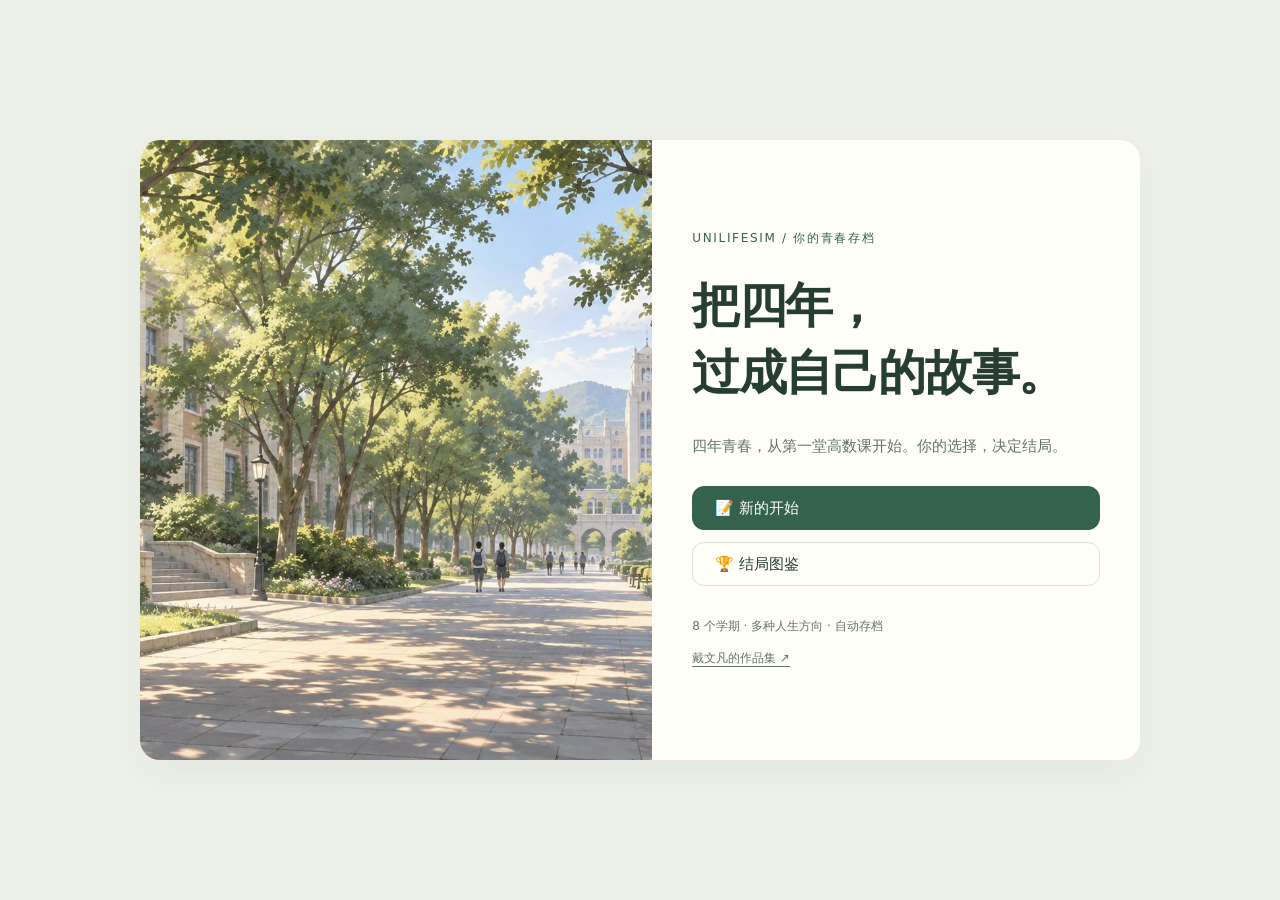
<file: index.html>
<!DOCTYPE html>
<html lang="zh-CN">
<head>
<meta charset="UTF-8">
<meta name="viewport" content="width=device-width, initial-scale=1.0">
<title>大学文字模拟器 · UniLifeSim</title>
<link rel="stylesheet" href="css/style.css">
<link rel="stylesheet" href="css/campus.css">
<link rel="stylesheet" href="css/identity.css">
<meta name="description" content="在八个学期里，平衡学习、友谊与生活。带着自己的选择，走向不同的大学结局。">
</head>
<body>
<div id="app">
  <!-- 封面 / 主菜单 -->
  <section id="screen-home" class="screen active">
    <div class="home-box">
      <img class="cover-art" src="assets/campus.jpg" alt="晨光穿过树荫，学生走在校园小路上" width="1536" height="1024" fetchpriority="high">
      <div class="home-copy"><p class="overline">UNILIFESIM / 你的青春存档</p>
      <h1 class="logo">把四年，<br>过成自己的故事。</h1>
      <p class="sub">四年青春，从第一堂高数课开始。你的选择，决定结局。</p>
      <div class="home-actions">
        <button id="btn-new" class="btn btn-primary">📝 新的开始</button>
        <button id="btn-continue" class="btn" style="display:none">💾 继续上次</button>
        <button id="btn-gallery" class="btn">🏆 结局图鉴</button>
      </div>
      <p class="tiny" id="play-count"></p>
      <p class="home-foot">8 个学期 · 多种人生方向 · 自动存档</p><a class="portfolio-link" href="https://fathom-rgb.github.io/dwf.github.io/">戴文凡的作品集 ↗</a></div>
    </div>
  </section>

  <!-- 捏人 -->
  <section id="screen-create" class="screen">
    <div class="create-box">
      <h2>👤 新建角色</h2>
      <p class="create-intro">选择你的起点。性格、家境和专业会影响旅程，未选择的项目将随机分配。</p>
      <label>你的名字<input id="c-name" maxlength="8" placeholder="留空随机"></label>
      <div class="identity-grid"><label>角色性别<select id="c-gender"><option value="unspecified">不指定</option><option value="woman">女性</option><option value="man">男性</option><option value="nonbinary">非二元</option></select></label><label>性取向 / 心动倾向<select id="c-orientation"><option value="any">不限性别 / 双性或泛性倾向</option><option value="women">喜欢女性</option><option value="men">喜欢男性</option><option value="nonbinary">喜欢非二元性别</option><option value="none">这次不发展恋爱</option></select></label></div><p class="create-intro">性别不改变能力数值。恋爱倾向用于生成心动对象；不发展恋爱是一种游玩选择，不等同于无性恋。</p>
      <fieldset><legend>性格 · 决定初始属性</legend><div id="c-personas" class="opt-grid"></div></fieldset>
      <fieldset><legend>家境 · 决定生活费</legend><div id="c-families" class="opt-grid"></div></fieldset>
      <fieldset><legend>专业方向</legend><div id="c-majors" class="opt-grid"></div></fieldset>
      <fieldset><legend>心动对象（可选 · 影响恋爱线）</legend>
        <div id="c-crushtypes" class="opt-grid"></div>
        <label>TA 的名字（留空自动）<input id="c-crush" maxlength="6" placeholder="例如：林小满"></label>
      </fieldset>
      <div class="row">
        <button id="btn-random" class="btn">🎲 随机一局</button>
        <button id="btn-create-back" class="btn">返回封面</button>
        <button id="btn-begin" class="btn btn-primary">🚀 开始大学生活</button>
      </div>
    </div>
  </section>

  <!-- 游戏主体 -->
  <section id="screen-game" class="screen">
    <aside id="side">
      <div id="topbar">
        <div class="who"><span id="g-name"></span><span id="g-major"></span><span id="g-path" class="chip"></span></div>
        <div id="g-time" class="time"></div>
        <div class="money-line">💰 余额 <b id="g-money">0</b> 元 <span id="g-fam"></span></div>
      </div>
      <div class="stats">
        <div class="semester-track"><span id="semester-label">四年进度</span><progress id="semester-progress" max="8" value="0" aria-label="学期进度"></progress></div>
        <div class="stat"><span>📚 学业</span><div class="bar"><i id="bar-ac"></i></div><b id="num-ac"></b></div>
        <div class="stat"><span>🗣️ 社交</span><div class="bar"><i id="bar-so"></i></div><b id="num-so"></b></div>
        <div class="stat"><span>💪 体质</span><div class="bar"><i id="bar-hp"></i></div><b id="num-hp"></b></div>
        <div class="stat"><span>😊 心态</span><div class="bar"><i id="bar-mo"></i></div><b id="num-mo"></b></div>
        <div class="stat"><span>❤️ 恋爱</span><div class="bar love"><i id="bar-love"></i></div><b id="num-love"></b></div>
      </div>
      <div class="record">
        <div>🎯 绩点 <b id="r-gpa">0</b></div>
        <div>📉 挂科 <b id="r-fails">0</b></div>
        <div>🏅 奖学金 <b id="r-scholar">0</b> 次</div>
        <div id="r-crush" class="tiny2"></div>
      </div>
      <button id="btn-save" class="btn btn-mini">💾 保存</button>
      <button id="btn-menu" class="btn btn-mini">🏠 主菜单</button>
    </aside>
    <main id="main">
      <figure class="scene"><img id="scene-image" src="assets/campus.jpg" alt="校园晨光" width="1536" height="1024"><figcaption><span id="scene-caption">校园生活</span><small>UNILIFESIM</small></figcaption></figure>
      <div id="log"></div>
      <div id="choices" class="choices"></div>
    </main>
  </section>

  <!-- 结局 -->
  <section id="screen-ending" class="screen">
    <div class="ending-box">
      <div id="end-icon" class="end-icon"></div>
      <h2 id="end-title"></h2>
      <div id="end-rank" class="rank"></div>
      <div id="end-name" class="end-name"></div>
      <div id="end-text" class="end-text"></div>
      <div id="end-stats" class="end-stats"></div>
      <div id="end-epilog" class="end-epilog"></div>
      <div class="row">
        <button id="btn-again" class="btn btn-primary">🔁 再来四年</button>
        <button id="btn-gallery2" class="btn">🏆 图鉴</button>
        <button id="btn-home2" class="btn">🏠 主菜单</button>
      </div>
    </div>
  </section>

  <!-- 图鉴 -->
  <section id="screen-gallery" class="screen">
    <div class="gallery-box">
      <h2>🏆 结局图鉴</h2>
      <div id="gallery-list"></div>
      <div class="row"><button id="btn-gback" class="btn">← 返回</button></div>
    </div>
  </section>
</div>
<p id="save-status" class="save-status" role="status" aria-live="polite" hidden></p>

<script src="js/data/core.js"></script>
<script src="js/data/actions.js"></script>
<script src="js/data/events_junior.js"></script>
<script src="js/data/events_senior.js"></script>
<script src="js/data/beats.js"></script>
<script src="js/data/endings.js"></script>
<script src="js/engine.js"></script>
<script src="js/ui.js"></script>
</body>
</html>
</file>
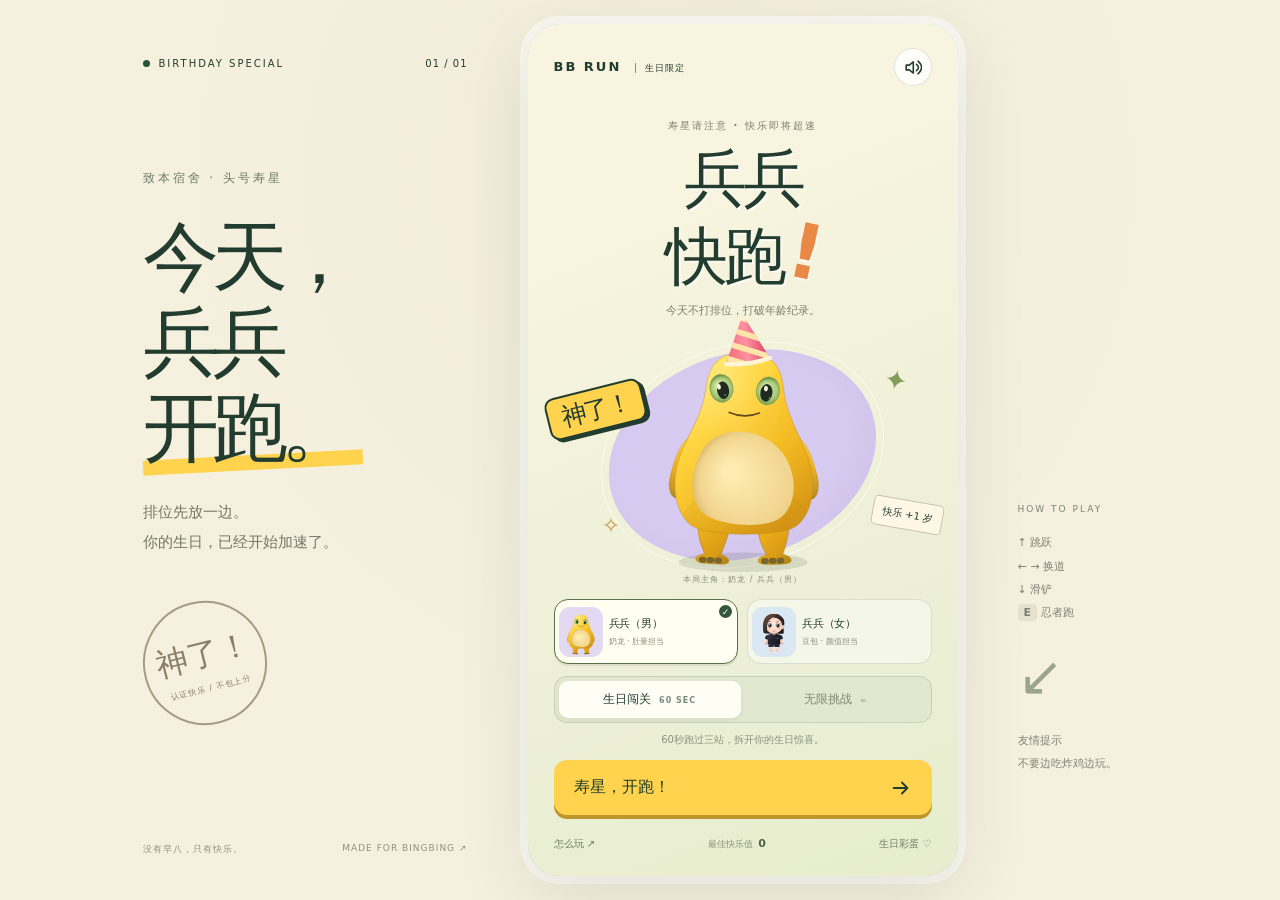
<file: bingbing-run/index.html>
<!doctype html>
<html lang="zh-CN">
<head>
  <meta charset="utf-8">
  <meta name="viewport" content="width=device-width, initial-scale=1, maximum-scale=1, viewport-fit=cover">
  <meta name="theme-color" content="#f6efdb">
  <meta name="description" content="兵兵快跑！豆包和奶龙双角色、60秒生日闯关——一份有点离谱的生日礼物。">
  <meta name="bingbing-version" content="2">
  <title>兵兵快跑 · 神了！寿星版</title>
  <link rel="icon" href="data:image/svg+xml,%3Csvg xmlns='http://www.w3.org/2000/svg' viewBox='0 0 64 64'%3E%3Crect width='64' height='64' rx='20' fill='%23ffce47'/%3E%3Cellipse cx='22' cy='27' rx='8' ry='10' fill='%2385ab65'/%3E%3Cellipse cx='43' cy='27' rx='8' ry='10' fill='%2385ab65'/%3E%3Cellipse cx='23' cy='29' rx='4' ry='6'/%3E%3Cellipse cx='42' cy='29' rx='4' ry='6'/%3E%3Cpath d='M23 44 Q32 49 42 44' stroke='%235b4328' fill='none' stroke-width='3'/%3E%3C/svg%3E">
  <style>
*{box-sizing:border-box} :root{--ink:#233c30;--paper:#f6f0df;--green:#28533e;--yellow:#ffd34e;--lilac:#cbb9f6;--coral:#ec755a;--muted:#7b8173;font-family:"PingFang SC","Microsoft YaHei",system-ui,sans-serif;color:var(--ink);background:var(--paper);font-synthesis:none} body{margin:0;overscroll-behavior:none}button{font:inherit;cursor:pointer;-webkit-tap-highlight-color:transparent;touch-action:manipulation;color:inherit}button:focus-visible{outline:3px solid #a17be8;outline-offset:4px}button:disabled{cursor:default}svg{width:24px;height:24px;fill:none;stroke:currentColor;stroke-width:2;stroke-linecap:round;stroke-linejoin:round}.svg-library{width:0;height:0;position:absolute}[hidden]{display:none!important}.desktop-layout{display:flex;align-items:center;justify-content:center;gap:60px;min-height:100svh;padding:24px 36px;background:radial-gradient(ellipse at 52% 20%,#eae6cd55,transparent 60%)}.editorial{width:325px;align-self:stretch;display:flex;flex-direction:column;justify-content:space-between;padding:34px 0 20px}.edition{font-size:10px;letter-spacing:2px;display:flex;align-items:center;gap:9px}.edition>span:last-child{margin-left:auto;letter-spacing:1px}.green-dot{width:7px;height:7px;border-radius:50%;background:var(--green)}.small-label{font-size:12px;letter-spacing:3px;opacity:.65}.editorial h2{font-size:76px;line-height:1.12;font-weight:900;letter-spacing:-7px;margin:27px 0}.scribble{position:relative;display:block}.scribble:after{content:"";position:absolute;height:15px;width:220px;background:var(--yellow);left:0;bottom:0;z-index:-1;transform:rotate(-3deg)}.editorial-main{isolation:isolate}.editorial-main>p{font-size:15px;line-height:2;color:#737769}.editorial-stamp{border:2px solid #a59c84;border-radius:50%;width:124px;height:124px;display:flex;justify-content:center;align-items:center;flex-direction:column;color:#8b8067;transform:rotate(-14deg);font-size:32px;font-weight:900;margin:44px 0 20px}.editorial-stamp span{font-size:8px;letter-spacing:1px;font-weight:500;margin-top:6px}.editorial-footer{font-size:9px;letter-spacing:1px;display:flex;justify-content:space-between;opacity:.5}.game-shell{position:relative;width:430px;height:min(880px,calc(100svh - 48px));min-height:590px;overflow:hidden;border-radius:32px;background:#ecf3d9;box-shadow:0 20px 70px #263e3020,0 0 0 8px #fff9;flex-shrink:0;isolation:isolate;touch-action:none;user-select:none;-webkit-user-select:none}#world{width:100%;height:100%;display:block;position:absolute;inset:0;touch-action:none}.desktop-note{width:120px;font-size:11px;line-height:2.1;align-self:flex-end;margin-bottom:90px;color:#7e8276}.desktop-note>span{font-size:9px;letter-spacing:2px}.desktop-note b{background:#e7e2d0;border-radius:4px;padding:2px 6px}.note-doodle{font-size:55px;line-height:1;margin:25px 0;color:#9ba58e}.screen{position:absolute;inset:0;z-index:5}.home-screen{display:flex;flex-direction:column;padding:24px 26px 20px;background:linear-gradient(158deg,#f8f4df 22%,#edf0d7 65%,#e7edce);overflow:hidden}.home-header{display:flex;align-items:center;justify-content:space-between;flex-shrink:0}.mini-brand{font-size:13px;letter-spacing:2px;font-weight:900}.mini-brand span{font-size:9px;letter-spacing:1px;font-weight:500;margin-left:7px;padding-left:9px;border-left:1px solid #8a9371}.icon-btn{display:grid;place-items:center;width:38px;height:38px;border:1px solid #233c3020;border-radius:50%;background:#fffc;flex-shrink:0}.icon-btn svg{width:19px;height:19px}.home-title{padding-top:28px;text-align:center;flex-shrink:0}.eyebrow{font-size:10px;letter-spacing:2px;font-weight:600;color:#7c826e}.home-title h1{font-size:63px;line-height:1.04;letter-spacing:-4px;margin:13px 0 10px;font-weight:950;text-shadow:2px 2px 0 #fff9}.home-title h1>span{display:block}.title-exclaim{color:#e98945;font-size:76px;display:inline-block;transform:rotate(12deg);margin-left:6px}.home-title p{font-size:11px;color:#79806a;margin:12px 0 0}.home-art{position:relative;min-height:150px;flex:1;isolation:isolate;margin:0 -12px}.home-art canvas{position:absolute;inset:0;width:100%;height:100%;z-index:2}.art-orbit{position:absolute;width:68%;height:75%;border-radius:50%;background:#d8cbf1;transform:rotate(-18deg);left:16%;top:13%;box-shadow:inset -10px -10px 30px #b9a7d730}.art-orbit:after{content:"";position:absolute;border:1px solid #fff9;border-radius:50%;inset:-8px}.sticker{position:absolute;z-index:3;white-space:nowrap}.sticker-one{left:4px;top:26%;transform:rotate(-14deg);background:var(--yellow);color:var(--ink);font-size:25px;font-weight:950;letter-spacing:-2px;border:2px solid var(--ink);border-radius:10px;padding:3px 13px;box-shadow:3px 3px 0 var(--ink)}.sticker-two{right:0;bottom:22%;background:#fff7e5;border:1px solid #c8c4ab;border-radius:5px;font-size:10px;padding:7px 9px;transform:rotate(10deg)}.art-star{position:absolute;font-size:28px;color:#839b5b}.star-one{right:9%;top:17%;transform:rotate(12deg)}.star-two{left:15%;bottom:19%;color:#cb9a48;font-size:22px}.art-floor{position:absolute;bottom:2%;left:0;right:0;text-align:center;font-size:8px;letter-spacing:1px;color:#889077;z-index:3}.home-actions{flex-shrink:0;padding-top:12px}.mode-tabs{display:flex;border:1px solid #233c3020;background:#e2e7cf;border-radius:13px;padding:4px;gap:4px}.mode-tab{flex:1;padding:10px 4px;border:0;background:transparent;border-radius:9px;font-size:12px;font-weight:700;color:#818971}.mode-tab span{font-size:8px;letter-spacing:1px;margin-left:4px;opacity:.6}.mode-tab.active{background:#fffef5;box-shadow:0 2px 5px #283c3010;color:var(--ink)}.mode-description{text-align:center;font-size:10px;color:#8b917b;margin:10px 0 13px}.primary-button{min-height:55px;border:0;border-radius:13px;background:var(--yellow);color:#213e2d;font-size:16px;font-weight:900;display:flex;align-items:center;justify-content:space-between;gap:12px;width:100%;padding:14px 20px;box-shadow:0 4px 0 #bd972e;transition:transform .12s,box-shadow .12s}.primary-button:active{transform:translateY(3px);box-shadow:0 1px 0 #bd972e}.primary-button svg{width:22px;height:22px}.home-bottom{display:flex;align-items:center;justify-content:space-between;margin-top:17px;color:#8b917c;gap:4px;font-size:9px}.home-bottom b{color:#4e6447;font-size:11px;margin-left:2px}.text-button{font-size:10px;background:transparent;border:0;padding:5px 0;color:#6d7a5c}.hud{position:absolute;top:0;left:0;right:0;padding:20px 20px 0;z-index:3;background:linear-gradient(#f8f3dfcc,transparent);pointer-events:none}.hud-top{display:flex;align-items:flex-start;justify-content:space-between}.score-box{display:grid;grid-template-columns:auto auto;align-items:center;gap:0 12px}.hud-label{font-size:9px;letter-spacing:1px;grid-column:1/-1}.score-box>strong{font-size:33px;font-weight:950;letter-spacing:-1px;font-variant-numeric:tabular-nums;line-height:1.3}.coin-counter{font-size:13px;color:#af7726;background:#fff9;border:1px solid #fff;border-radius:20px;padding:4px 9px}.coin-counter b{font-size:12px;color:#6a5a2b}.hud-tools{display:flex;gap:7px;pointer-events:auto}.hud-lower{display:flex;align-items:center;gap:9px;margin-top:9px}.hearts{display:flex;gap:3px}.hearts svg{width:17px;height:17px;fill:#e96e61;stroke:#e96e61;stroke-width:0}.hearts svg.empty{fill:#233c3030;stroke:none}.stage-pill{font-size:9px;background:#fff9;border:1px solid #fff;border-radius:20px;padding:5px 9px;margin-left:auto}.run-clock{font-size:12px;font-weight:850;min-width:34px;font-variant-numeric:tabular-nums}.progress-track{margin-top:8px;height:4px;border-radius:8px;background:#30452c24;overflow:hidden}.progress-track>div{height:100%;width:0;background:#315d3e;transition:width .1s linear}.power-status{margin:12px auto 0;width:max-content;font-size:11px;background:#ffda57;border:1px solid #ffefb3;padding:7px 15px;border-radius:20px;font-weight:800;box-shadow:0 3px 12px #7d6b2320}.controls{position:absolute;z-index:3;bottom:0;left:0;right:0;padding:13px 17px 15px;background:linear-gradient(transparent,#294832a0);touch-action:none}.control-row{display:flex;align-items:center;justify-content:space-between;gap:7px}.control-key{width:49px;height:49px;display:grid;place-items:center;background:#fff6;border:1.5px solid #fffa;color:#264d39;border-radius:16px;backdrop-filter:blur(5px);-webkit-backdrop-filter:blur(5px)}.control-key:active{background:#ffdb73;transform:scale(.94)}.control-key svg{width:22px;height:22px}.flip{transform:scaleX(-1)}.skill-key{display:flex;flex-direction:column;align-items:center;justify-content:center;width:76px;height:66px;border:2px solid #fff4;border-radius:24px;background:var(--yellow);box-shadow:0 4px 0 #a37729;color:#294a32;font-size:10px;font-weight:900;margin:0 5px}.skill-key svg{fill:#35583a;stroke:none;width:25px;height:25px}.skill-key:not(:disabled){animation:skill-glow 2s ease-in-out infinite}.skill-key:disabled{background:#d3d8c1;box-shadow:0 3px 0 #6e7d64;opacity:.8}.controls p{font-size:8px;color:#fffd;letter-spacing:.5px;text-align:center;margin:11px 0 0}.meme-layer{position:absolute;inset:0;pointer-events:none;z-index:6;overflow:hidden}.meme{position:absolute;width:100%;text-align:center;top:29%;font-size:56px;line-height:1.1;font-weight:950;letter-spacing:-4px;color:#ffdc4a;text-shadow:3px 3px 0 #294232,-2px -2px 0 #294232,2px -2px 0 #294232,-2px 2px 0 #294232,0 7px 0 #29423244;transform:rotate(-8deg);animation:meme-pop 1.8s both}.meme small{display:block;font-size:12px;font-weight:800;letter-spacing:1px;color:white;text-shadow:1px 2px 0 #294232;margin-top:13px}.meme.kind-hit{color:#ffd1c2;font-size:37px;letter-spacing:-2px}.meme.kind-stage{font-size:32px;letter-spacing:0;color:#fff5cf;transform:rotate(0);top:24%}.meme.kind-pickup{font-size:34px;color:#ffdb55;letter-spacing:-1px}.toast{position:absolute;z-index:7;left:50%;top:47%;transform:translateX(-50%);padding:12px 18px;background:#243e31ed;color:#fff7df;border:1px solid #ffffff30;border-radius:14px;font-size:12px;text-align:center;max-width:86%;width:max-content;box-shadow:0 4px 20px #233c3020;pointer-events:none;line-height:1.7}.countdown{position:absolute;z-index:8;inset:0;display:flex;align-items:center;justify-content:center;background:#27473633;color:var(--yellow);font-size:110px;font-weight:950;text-shadow:4px 5px 0 #213b2c;pointer-events:none}.countdown span{display:inline-block;animation:count-pop .9s both}.modal-layer{position:absolute;inset:0;z-index:10;background:#1b302477;backdrop-filter:blur(7px);-webkit-backdrop-filter:blur(7px);padding:22px;display:grid;place-items:center}.modal-card{width:100%;border:1px solid #fff9;background:#faf5e5;border-radius:25px;padding:30px 25px;box-shadow:0 10px 50px #18352630;text-align:center;max-height:100%;overflow-y:auto}.modal-card h2{font-size:30px;letter-spacing:-1px;line-height:1.3;font-weight:950;margin:17px 0 10px}.modal-card>p{font-size:12px;line-height:1.9;color:#899078}.help-grid{display:grid;grid-template-columns:1fr 1fr;text-align:left;gap:18px 15px;margin:26px 0 22px}.help-grid>div{display:grid;grid-template-columns:31px 1fr;align-items:center;gap:2px 9px}.help-grid b{font-size:28px;grid-row:1/3;color:#54744d}.help-grid strong{font-size:13px}.help-grid span{font-size:9px;color:#8c937d}.help-card .help-tip{font-size:10px;margin-bottom:23px;text-align:left;line-height:2}.secondary-button{background:transparent;border:1px solid #2c493c25;border-radius:12px;min-height:43px;width:100%;font-size:12px;margin-top:13px}.pause-card .primary-button{margin-top:27px}.result-badge{border:2px solid #8b956b;color:#7f8f5a;font-weight:950;font-size:20px;border-radius:7px;width:max-content;padding:6px 13px;transform:rotate(-9deg);margin:24px auto 12px}.result-score{border-top:1px solid #344c3020;margin-top:20px;padding-top:15px;display:flex;flex-direction:column}.result-score>span:first-child{font-size:10px;color:#7c866c}.result-score>strong{font-size:50px;font-weight:950;letter-spacing:-2px}.result-score>span:last-child{font-size:10px;color:#c18132}.result-stats{display:flex;justify-content:space-between;margin:17px 0 27px}.result-stats>div{display:flex;flex-direction:column;gap:5px;flex:1}.result-stats strong{font-size:17px}.result-stats span{font-size:9px;color:#8a927c}.result-gift{margin-top:15px;font-size:9px}.birthday-screen{background:#f6ebd7;z-index:11;overflow:hidden}.birthday-screen>canvas{position:absolute;inset:0;width:100%;height:100%;pointer-events:none;z-index:2}.birthday-inner{position:relative;z-index:3;height:100%;display:flex;align-items:center;flex-direction:column;padding:36px 29px 22px;text-align:center;justify-content:center}.birthday-tag{letter-spacing:3px;font-size:10px;border-bottom:1px solid #a7a18b;padding:0 10px 9px}.birthday-address{font-size:12px;letter-spacing:3px;margin-top:20px}.birthday-inner h2{font-size:47px;letter-spacing:-3px;line-height:1.25;font-weight:950;margin:12px 0 17px}.age-highlight{position:relative;display:inline-block;isolation:isolate}.age-highlight:after{content:"";position:absolute;background:#ffcf4c;width:100%;height:20px;bottom:5px;left:0;z-index:-1;transform:rotate(-5deg)}.birthday-inner>p{font-size:11px;line-height:2.1;color:#8b8b75;margin:0}.birthday-seal{margin:23px 0 28px;border:2px solid #b17a5e;color:#b17a5e;transform:rotate(-11deg);font-size:28px;font-weight:950;line-height:1;padding:13px 18px 9px;border-radius:7px}.birthday-seal span{display:block;font-size:8px;letter-spacing:3px;font-weight:600;margin-top:7px}.birthday-inner>.text-button{margin-top:18px;font-size:10px}.birthday-inner>.primary-button{font-size:13px;position:relative;z-index:3}.birthday-cake{width:130px;height:110px;position:relative;margin:22px 0 0;filter:drop-shadow(3px 6px 0 #d6c7ae80)}.cake-plate{position:absolute;bottom:0;width:140px;height:14px;border-radius:50%;background:#b2b99b;left:-5px}.cake-bottom{position:absolute;bottom:7px;width:120px;left:5px;height:51px;background:#e7b373;border-radius:4px 4px 15px 15px;display:flex;gap:18px;justify-content:center;align-items:center;border-bottom:10px solid #d19668}.cake-bottom:after{content:"";position:absolute;top:18px;left:0;right:0;height:6px;background:#ffefc2}.cake-bottom i{width:10px;height:10px;border-radius:50%;background:#da7564;z-index:1;transform:translateY(7px)}.cake-top{position:absolute;z-index:2;width:120px;height:32px;border-radius:50%;bottom:44px;left:5px;background:#fff4cb;border-bottom:8px solid #f5dca0}.candle{position:absolute;width:9px;height:37px;bottom:64px;left:60px;z-index:3;background:repeating-linear-gradient(40deg,#9b83bd 0,#9b83bd 5px,#eedff8 5px,#eedff8 10px);border-radius:3px}.candle i{position:absolute;bottom:100%;left:-1px;width:12px;height:19px;background:#ed9d3d;border-radius:80% 10% 65% 40%;transform:rotate(-20deg);animation:flame 1s infinite alternate}.rotate-tip{display:none}.toast:empty{display:none}.sound-off .icon-btn{opacity:.7}@keyframes count-pop{0%{transform:scale(.4);opacity:0}25%{transform:scale(1.1);opacity:1}80%{opacity:1}100%{transform:scale(1);opacity:0}}@keyframes meme-pop{0%{opacity:0;scale:.2;translate:0 20px}12%{opacity:1;scale:1.15;translate:0 0}25%{scale:1}78%{opacity:1}100%{opacity:0;translate:15px -20px;scale:1.04}}@keyframes skill-glow{50%{box-shadow:0 4px 0 #a37729,0 0 20px #ffdc6680}}@keyframes flame{to{transform:rotate(-5deg) scale(.85,1.1)}}
@media(min-width:701px) and (max-height:800px){.home-screen{padding:18px 24px 14px}.home-title{padding-top:12px}.home-title h1{font-size:52px}.title-exclaim{font-size:60px}.home-title p{margin-top:5px}.home-art{min-height:140px}.home-bottom{margin-top:13px}.home-actions{padding-top:4px}.primary-button{min-height:49px}.editorial h2{font-size:65px}.birthday-inner{padding:22px}.birthday-cake{transform:scale(.8);margin:5px 0 -10px}.birthday-inner h2{font-size:41px}.birthday-seal{margin:16px 0 20px}.birthday-address{margin-top:12px}}
@media(max-width:1150px){.desktop-layout{gap:35px}.editorial{width:260px}.editorial h2{font-size:65px}.desktop-note{display:none}}
@media(max-width:820px){.editorial{display:none}}
@media(max-width:700px){html,body{width:100%;height:100%;overflow:hidden}.desktop-layout{display:block;padding:0;min-height:0;height:100%;background:#edf0d7}.game-shell{width:100%;height:100%;height:100dvh;min-height:0;border-radius:0;box-shadow:none;max-width:500px;margin:0 auto}.home-screen{padding:calc(17px + env(safe-area-inset-top,0px)) 26px calc(18px + env(safe-area-inset-bottom,0px))}.home-title{padding-top:22px}.home-title h1{font-size:61px}.hud{padding-top:calc(16px + env(safe-area-inset-top,0px))}.controls{padding-bottom:calc(13px + env(safe-area-inset-bottom,0px))}.birthday-inner{padding-top:calc(27px + env(safe-area-inset-top,0px));padding-bottom:calc(23px + env(safe-area-inset-bottom,0px))}.modal-layer{padding-top:calc(20px + env(safe-area-inset-top,0px));padding-bottom:calc(20px + env(safe-area-inset-bottom,0px))}}
@media(max-height:740px) and (max-width:700px){.home-title{padding-top:12px}.home-title h1{font-size:51px;margin-top:9px}.title-exclaim{font-size:59px}.home-title p{margin-top:8px}.home-art{min-height:130px}.home-actions{padding-top:7px}.home-bottom{margin-top:13px}.primary-button{min-height:49px}.birthday-inner h2{font-size:41px}.birthday-seal{margin:16px 0 22px}.birthday-cake{transform:scale(.8);margin:5px 0 -10px}.birthday-address{margin-top:15px}.modal-card{padding:24px 20px}.modal-card h2{font-size:27px}.result-badge{margin-top:17px}.result-stats{margin:13px 0 20px}}
@media(max-height:610px){.home-title h1{font-size:40px;display:flex;justify-content:center;gap:2px;align-items:baseline}.home-title h1>span{display:inline}.title-exclaim{font-size:47px}.home-title .eyebrow{display:none}.home-title{padding-top:0}.home-art{min-height:100px}.home-title p{font-size:9px;margin-top:4px}.home-header{height:30px}.home-actions{padding-top:4px}.home-bottom{margin-top:9px}.art-floor{display:none}.mode-description{margin:7px 0}.home-bottom .text-button{font-size:9px}.birthday-inner h2{font-size:32px}.birthday-cake{height:80px;transform:scale(.65);margin:-12px 0 -22px}.birthday-seal{font-size:23px;padding:8px 12px;margin:13px 0 17px}.birthday-address{margin-top:10px}.birthday-inner>p{font-size:10px}.birthday-inner>.text-button{margin-top:11px}.birthday-inner>.primary-button{font-size:11px;min-height:43px}.controls{padding-top:5px}.controls p{display:none}.control-key{height:41px;width:42px}.skill-key{height:52px;width:65px}.home-screen{padding-top:12px;padding-bottom:12px}.birthday-tag{font-size:8px}.hud{padding-top:12px}.hud-lower{margin-top:2px}}
@media(orientation:landscape) and (max-height:500px){.game-shell{max-width:430px}.rotate-tip{display:block;position:absolute;z-index:15;bottom:5px;right:5px;font-size:8px;background:#fff9;padding:4px 6px;border-radius:5px}.home-art{min-height:55px}.home-title{display:none}.home-screen{padding:10px 30px}.home-actions{padding:0}.home-art .sticker-one{font-size:16px}.home-art .sticker-two{display:none}.home-bottom{margin-top:8px}.mode-tab{padding:7px 4px}.mode-description{display:none}.primary-button{min-height:42px;padding:9px 15px}.birthday-cake{display:none}.birthday-inner h2{font-size:28px;margin:6px 0}.birthday-tag,.birthday-address,.birthday-seal{display:none}.birthday-inner>p{font-size:9px}.birthday-inner>.primary-button{margin-top:10px}.birthday-inner{padding:12px 30px}.modal-card h2{font-size:22px}.help-grid{margin:10px 0;gap:9px}.help-card .help-tip{font-size:8px;margin:8px 0}.modal-card{padding:15px}.result-badge{display:none}.result-score{margin-top:8px;padding-top:6px}.result-score>strong{font-size:33px}.result-stats{margin:8px 0 12px}.result-card h2{font-size:22px;margin:8px 0}.result-card>p{margin:5px 0}.secondary-button{min-height:32px;margin-top:8px}.result-gift{margin-top:6px}}
@media(prefers-reduced-motion:reduce){.skill-key,.candle i{animation:none}.meme{animation-duration:1.4s}}
.character-tabs{display:flex;flex-shrink:0;gap:9px;padding-top:9px}
.character-choice{position:relative;min-width:0;flex:1;display:flex;align-items:center;gap:6px;text-align:left;min-height:65px;padding:6px 8px 6px 4px;border:1.5px solid #233c3020;border-radius:14px;background:#ffffff70;transition:border-color .15s,background .15s;overflow:hidden}
.character-choice>canvas{display:block;width:44px;height:50px;flex-shrink:0;border-radius:11px;background:#e3d9f2}
.character-choice[data-character=doubao]>canvas{background:#d9e8f3}
.character-choice>span{display:flex;flex-direction:column;gap:5px;white-space:nowrap}
.character-choice strong{font-size:11px;font-weight:850;letter-spacing:-.2px}.character-choice small{font-size:8px;color:#8c927d}
.character-choice>i{font-style:normal;font-size:9px;position:absolute;right:5px;top:5px;width:13px;height:13px;display:grid;place-items:center;border-radius:50%;background:#32573b;color:#fff;opacity:0}
.character-choice.active{border-color:#547249;background:#fffef0;box-shadow:0 2px 0 #54724920}.character-choice.active>i{opacity:1}
.home-screen[data-character=doubao] .art-orbit{background:#ccdfed}.home-screen[data-character=doubao] .sticker-one{background:#edd0e7}
@media(max-width:700px) and (max-height:740px){.home-title h1{display:flex;align-items:baseline;justify-content:center;gap:3px;font-size:45px;letter-spacing:-3px;line-height:1.1;margin:9px 0}.home-title h1>span{display:inline}.title-exclaim{font-size:52px}.home-title{padding-top:8px}.home-title p{margin-top:5px;font-size:10px}.home-art{min-height:120px}.character-tabs{padding-top:7px}.character-choice{min-height:60px;padding-top:4px;padding-bottom:4px}.home-actions{padding-top:9px}}
@media(min-width:701px) and (max-height:800px){.home-title h1{font-size:43px}.title-exclaim{font-size:50px}.home-title{padding-top:8px}.home-art{min-height:100px}.character-choice{min-height:59px}.character-tabs{padding-top:6px}}
@media(max-width:375px){.character-choice{gap:3px;padding-right:4px}.character-choice strong{font-size:10px}.character-choice small{font-size:7px}.character-choice>canvas{width:40px;height:46px}}
@media(max-height:610px){.character-choice{min-height:48px;padding:3px}.character-choice>canvas{width:34px;height:40px}.character-choice>span{gap:3px}.character-tabs{padding-top:4px}.home-art{min-height:70px}.home-title p{display:none}.home-title h1{font-size:36px;margin:5px 0}.title-exclaim{font-size:42px}.home-actions{padding-top:5px}}
@media(orientation:landscape) and (max-height:500px){.character-tabs{padding-top:0}.character-choice{min-height:37px;padding:2px 4px}.character-choice>canvas{width:28px;height:32px}.character-choice small{display:none}.home-art{min-height:30px}.home-screen{padding:6px 26px}}

</style>
</head>
<body>
  <svg class="svg-library" aria-hidden="true"><defs>
    <symbol id="i-sound" viewBox="0 0 24 24"><path d="M4 9h4l5-4v14l-5-4H4zM17 8q5 4 0 8M19 4q9 8 0 16"/></symbol>
    <symbol id="i-muted" viewBox="0 0 24 24"><path d="M4 9h4l5-4v14l-5-4H4zM17 9l5 6m0-6-5 6"/></symbol>
    <symbol id="i-pause" viewBox="0 0 24 24"><path d="M8 5v14M16 5v14" stroke-width="4"/></symbol>
    <symbol id="i-arrow" viewBox="0 0 24 24"><path d="M4 12h15m-6-6 6 6-6 6"/></symbol>
    <symbol id="i-jump" viewBox="0 0 24 24"><path d="M5 20h14M12 16V3m-5 5 5-5 5 5"/></symbol>
    <symbol id="i-slide" viewBox="0 0 24 24"><path d="M4 20h16M12 3v12m-5-5 5 5 5-5"/></symbol>
    <symbol id="i-bolt" viewBox="0 0 24 24"><path d="m13 2-9 12h7l-1 8 10-13h-8z"/></symbol>
    <symbol id="i-heart" viewBox="0 0 24 24"><path d="M12 21 3.5 12.5C-2 6.5 6-1 12 6c6-7 14 .5 8.5 6.5z"/></symbol>
  </defs></svg>

  <main class="desktop-layout">
    <aside class="editorial" aria-label="游戏介绍">
      <div class="edition"><span class="green-dot"></span> BIRTHDAY SPECIAL <span>01 / 01</span></div>
      <div class="editorial-main"><span class="small-label">致本宿舍 · 头号寿星</span><h2>今天，<br>兵兵<span class="scribble">开跑。</span></h2>
      <p>排位先放一边。<br>你的生日，已经开始加速了。</p><div class="editorial-stamp">神了！<span>认证快乐 / 不包上分</span></div></div>
      <div class="editorial-footer"><span>没有早八，只有快乐。</span><span>MADE FOR BINGBING ↗</span></div>
    </aside>

    <section class="game-shell" id="game-shell" aria-label="兵兵快跑游戏">
      <canvas id="world" aria-label="三跑道跑酷画面"></canvas>
      <div id="hud" class="hud" hidden>
        <div class="hud-top"><div class="score-box"><span class="hud-label">快乐值</span><strong id="score">0</strong><span class="coin-counter">● <b id="coins">0</b></span></div>
          <div class="hud-tools"><button class="icon-btn sound-toggle" aria-label="关闭声音"><svg><use href="#i-sound"/></svg></button><button class="icon-btn" id="pause-button" aria-label="暂停游戏"><svg><use href="#i-pause"/></svg></button></div>
        </div>
        <div class="hud-lower"><div class="hearts" id="hearts" aria-label="剩余3条生命"></div><div class="stage-pill" id="stage-name">01 宿舍逃生</div><span class="run-clock" id="run-clock">01:00</span></div>
        <div class="progress-track"><div id="progress-fill"></div></div>
        <div class="power-status" id="power-status" hidden></div>
      </div>

      <section id="home" class="screen home-screen">
        <header class="home-header"><span class="mini-brand">BB RUN <span>生日限定</span></span><button class="icon-btn sound-toggle" aria-label="关闭声音"><svg><use href="#i-sound"/></svg></button></header>
        <div class="home-title"><span class="eyebrow">寿星请注意 · 快乐即将超速</span><h1>兵兵<span>快跑<span class="title-exclaim">!</span></span></h1><p>今天不打排位，打破年龄纪录。</p></div>
        <div class="home-art"><div class="art-orbit"></div><span class="sticker sticker-one">神了！</span><span class="sticker sticker-two">快乐 +1 岁</span><canvas id="hero" aria-label="奶龙 · 兵兵（男）"></canvas><span class="art-star star-one">✦</span><span class="art-star star-two">✧</span><span class="art-floor" id="selected-character-label">本局主角：奶龙 / 兵兵（男）</span></div>
        <div class="character-tabs" role="group" aria-label="选择开跑角色">
          <button class="character-choice active" id="choose-nailong" data-character="nailong" aria-pressed="true"><canvas id="avatar-nailong" aria-hidden="true"></canvas><span><strong>兵兵（男）</strong><small>奶龙 · 肚量担当</small></span><i aria-hidden="true">✓</i></button>
          <button class="character-choice" id="choose-doubao" data-character="doubao" aria-pressed="false"><canvas id="avatar-doubao" aria-hidden="true"></canvas><span><strong>兵兵（女）</strong><small>豆包 · 颜值担当</small></span><i aria-hidden="true">✓</i></button>
        </div>
        <div class="home-actions"><div class="mode-tabs" role="group" aria-label="选择模式"><button class="mode-tab active" data-mode="story" aria-pressed="true">生日闯关 <span>60 SEC</span></button><button class="mode-tab" data-mode="endless" aria-pressed="false">无限挑战 <span>∞</span></button></div>
          <p class="mode-description" id="mode-description">60秒跑过三站，拆开你的生日惊喜。</p>
          <button class="primary-button" id="start-button"><span>寿星，开跑！</span><svg><use href="#i-arrow"/></svg></button>
          <div class="home-bottom"><button class="text-button" id="how-button">怎么玩 ↗</button><span>最佳快乐值 <b id="best-score">0</b></span><button class="text-button" id="gift-button">生日彩蛋 ♡</button></div>
        </div>
      </section>

      <div id="meme-layer" class="meme-layer" aria-live="polite"></div>
      <div id="toast" class="toast" role="status" hidden></div>
      <div id="countdown" class="countdown" hidden></div>

      <div id="controls" class="controls" hidden>
        <div class="control-row"><button class="control-key left-key" data-action="left" aria-label="向左换道"><svg class="flip"><use href="#i-arrow"/></svg></button><button class="control-key" data-action="right" aria-label="向右换道"><svg><use href="#i-arrow"/></svg></button><button class="skill-key" data-action="skill" id="skill-button"><svg><use href="#i-bolt"/></svg><span id="skill-label">忍者跑</span></button><button class="control-key" data-action="jump" aria-label="跳跃"><svg><use href="#i-jump"/></svg></button><button class="control-key" data-action="slide" aria-label="滑铲"><svg><use href="#i-slide"/></svg></button></div>
        <p id="control-hint">滑动屏幕也能操作 · 闪电按钮释放忍者跑</p>
      </div>

      <section class="modal-layer" id="help-modal" hidden aria-labelledby="help-title"><div class="modal-card help-card"><span class="eyebrow">寿星上路指南</span><h2 id="help-title">手速可以菜，<br>姿势必须帅。</h2><div class="help-grid"><div><b>↔</b><strong>左右滑</strong><span>换跑道，躲障碍</span></div><div><b>↑</b><strong>向上滑</strong><span>跳过路障和泡面</span></div><div><b>↓</b><strong>向下滑</strong><span>滑过横幅和晾衣杆</span></div><div><b>ϟ</b><strong>点忍者跑</strong><span>无敌冲刺＋吸道具</span></div></div><p class="help-tip">炸鸡加速 · 蛋糕无敌 · 金币攒大招<br>电脑：方向键 / WASD，空格跳跃，E 放大招，P 暂停。</p><button class="primary-button" id="help-close">懂了，神了！<svg><use href="#i-arrow"/></svg></button></div></section>

      <section class="modal-layer" id="pause-modal" hidden aria-labelledby="pause-title"><div class="modal-card pause-card"><span class="eyebrow">暂停一下 · 快乐不会跑掉</span><h2 id="pause-title">兵兵正在<br>中场炫鸡。</h2><p>休息好了，再来一把神操作。</p><button class="primary-button" id="resume-button">继续开跑 <svg><use href="#i-arrow"/></svg></button><button class="secondary-button" id="pause-home">回到首页</button></div></section>

      <section class="modal-layer" id="result-modal" hidden aria-labelledby="result-title"><div class="modal-card result-card"><span class="eyebrow" id="result-eyebrow">本次快乐已结算</span><div class="result-badge" id="result-badge">神了？</div><h2 id="result-title">人没事，<br>鸡桶还在。</h2><p id="result-subtitle">再跑一次，这次一定。</p><div class="result-score"><span>本次快乐值</span><strong id="result-score">0</strong><span id="new-record" hidden>✦ 新纪录！宿舍天花板 ✦</span></div><div class="result-stats"><div><strong id="result-distance">0m</strong><span>跑路距离</span></div><div><strong id="result-coins">0</strong><span>快乐金币</span></div><div><strong id="result-combo">0</strong><span>最高连击</span></div></div><button class="primary-button" id="retry-button">再来！我能神！<svg><use href="#i-arrow"/></svg></button><button class="secondary-button" id="result-home">回到首页</button><button class="text-button result-gift" id="result-gift">手速不够，祝福来凑 → 看生日彩蛋</button></div></section>

      <section class="screen birthday-screen" id="birthday" hidden aria-labelledby="birthday-title"><canvas id="confetti" aria-hidden="true"></canvas><div class="birthday-inner"><span class="birthday-tag">LEVEL UP · 年龄 +1</span><div class="birthday-cake" aria-hidden="true"><span class="candle"><i></i></span><div class="cake-top"></div><div class="cake-bottom"><i></i><i></i><i></i></div><div class="cake-plate"></div></div><span class="birthday-address">TO：兵兵</span><h2 id="birthday-title">恭喜你<br>又老了<span class="age-highlight">一岁！</span></h2><p>操作可以下饭，炸鸡必须管够。<br>新的一岁，愿你把把神了，天天快乐。</p><div class="birthday-seal">神了！<span>生日快乐认证</span></div><button class="primary-button" id="birthday-endless">年龄在涨，纪录也得涨 <svg><use href="#i-arrow"/></svg></button><button class="text-button" id="birthday-home">收下祝福，回到首页</button></div></section>
      <div id="rotate-tip" class="rotate-tip">竖着玩，寿星跑得更帅 ↗</div>
    </section>
    <aside class="desktop-note"><span>HOW TO PLAY</span><p>↑ 跳跃<br>← → 换道<br>↓ 滑铲<br><b>E</b> 忍者跑</p><div class="note-doodle">↙</div><p>友情提示<br>不要边吃炸鸡边玩。</p></aside>
  </main>
  <script>
/* Bing Bing's birthday dragon. Drawn with Canvas paths; no external assets. */
(function () {
  'use strict';

  const TAU = Math.PI * 2;
  const clamp = (n, lo, hi) => Math.max(lo, Math.min(hi, n));

  function ellipse(ctx, x, y, rx, ry, fill, rotation) {
    ctx.beginPath();
    ctx.ellipse(x, y, rx, ry, rotation || 0, 0, TAU);
    if (fill) { ctx.fillStyle = fill; ctx.fill(); }
  }

  function bodyPath(ctx) {
    ctx.beginPath();
    ctx.moveTo(0, -.975);
    ctx.bezierCurveTo(.116, -.983, .169, -.922, .179, -.817);
    ctx.bezierCurveTo(.191, -.714, .228, -.651, .274, -.552);
    ctx.bezierCurveTo(.347, -.403, .332, -.251, .250, -.178);
    ctx.bezierCurveTo(.188, -.120, -.184, -.120, -.248, -.178);
    ctx.bezierCurveTo(-.330, -.250, -.347, -.404, -.274, -.552);
    ctx.bezierCurveTo(-.228, -.651, -.190, -.714, -.179, -.817);
    ctx.bezierCurveTo(-.168, -.922, -.116, -.983, 0, -.975);
    ctx.closePath();
  }

  function drawLeg(ctx, side, phase, jump, front, idle, ninja) {
    const swing = idle ? 0 : Math.sin(phase + (side < 0 ? Math.PI : 0)) * (ninja ? .68 : 1);
    const lift = jump > .02 ? .055 * jump : Math.max(0, swing) * .055;
    const dx = side * .139 + swing * .026;
    const stretch = jump > .02 ? -.04 * jump : -swing * .012;
    ctx.save();
    ctx.translate(dx, -.156);
    ctx.rotate(side * -.04 + swing * .11);
    const leg = ctx.createLinearGradient(-.07, -.02, .075, .18);
    leg.addColorStop(0, '#f2b51b');
    leg.addColorStop(.65, '#d99a16');
    leg.addColorStop(1, '#9c791e');
    ctx.beginPath();
    ctx.moveTo(-.072, -.035);
    ctx.bezierCurveTo(-.076, .030, -.052, .079 - lift, -.035, .115 - lift + stretch);
    ctx.bezierCurveTo(-.085, .130 - lift + stretch, -.090, .158 - lift + stretch, -.031, .160 - lift + stretch);
    ctx.lineTo(.050, .160 - lift + stretch);
    ctx.bezierCurveTo(.093, .157 - lift + stretch, .087, .129 - lift + stretch, .041, .115 - lift + stretch);
    ctx.bezierCurveTo(.058, .065 - lift, .080, .006, .070, -.037);
    ctx.closePath();
    ctx.fillStyle = leg;
    ctx.fill();
    ctx.strokeStyle = '#b58b2390';
    ctx.lineWidth = .005;
    ctx.stroke();
    if (front) {
      const toeY = .144 - lift + stretch;
      for (let i = 0; i < 3; i++) {
        ellipse(ctx, -.043 + i * .036, toeY, .018, .014, '#76662b');
      }
    } else {
      ctx.beginPath();
      ctx.moveTo(-.065, .146 - lift + stretch);
      ctx.quadraticCurveTo(0, .168 - lift + stretch, .070, .146 - lift + stretch);
      ctx.strokeStyle = '#70612a';
      ctx.lineWidth = .013;
      ctx.lineCap = 'round';
      ctx.stroke();
    }
    ctx.restore();
  }

  function drawArm(ctx, side, phase, jump, front, idle, ninja) {
    const swing = idle ? Math.sin(phase * .35) * .08 : Math.sin(phase + (side < 0 ? 0 : Math.PI));
    ctx.save();
    ctx.translate(side * .227, -.575);
    // Both hands flare behind the runner in the unmistakably silly ninja pose.
    ctx.rotate(side * (ninja ? -1.03 - Math.sin(phase) * .035 : -.12 - swing * .26 - jump * .58));
    ctx.scale(side, 1);
    const arm = ctx.createLinearGradient(-.033, 0, .095, .30);
    arm.addColorStop(0, '#ffd746');
    arm.addColorStop(.50, '#efb326');
    arm.addColorStop(.86, '#be9224');
    arm.addColorStop(1, '#70632f');
    ctx.beginPath();
    ctx.moveTo(-.036, -.025);
    ctx.bezierCurveTo(.042, -.044, .077, .068, .086, .157);
    ctx.bezierCurveTo(.098, .218, .087, .274, .054, .285);
    ctx.bezierCurveTo(.040, .287, .035, .270, .039, .246);
    ctx.bezierCurveTo(.024, .286, .004, .283, .005, .249);
    ctx.bezierCurveTo(-.010, .278, -.028, .266, -.022, .232);
    ctx.bezierCurveTo(-.050, .239, -.057, .217, -.040, .190);
    ctx.bezierCurveTo(-.029, .138, -.075, .022, -.036, -.025);
    ctx.closePath();
    ctx.fillStyle = arm;
    ctx.fill();
    ctx.strokeStyle = '#bd8b1938';
    ctx.lineWidth = .005;
    ctx.stroke();
    ctx.beginPath();
    ctx.moveTo(.029, .038);
    ctx.quadraticCurveTo(.059, .100, .062, .164);
    ctx.strokeStyle = '#ffe17d70';
    ctx.lineWidth = .009;
    ctx.lineCap = 'round';
    ctx.stroke();
    ctx.restore();
  }

  function drawEyes(ctx, time, facing, happy) {
    const blinkPhase = ((time + .7) % 5.4);
    const blinking = blinkPhase > 5.24;
    for (const side of [-1, 1]) {
      const ex = side * .108;
      const ey = -.811 + (side === 1 ? .010 : 0);
      ctx.save();
      ctx.translate(ex, ey);
      ctx.rotate(side * .15);
      if (blinking) {
        ctx.beginPath();
        ctx.moveTo(-.047, .003);
        ctx.quadraticCurveTo(0, .025, .047, .003);
        ctx.lineWidth = .011;
        ctx.lineCap = 'round';
        ctx.strokeStyle = '#5e622c';
        ctx.stroke();
      } else {
        const eye = ctx.createRadialGradient(-.014, -.018, .004, .005, .005, .066);
        eye.addColorStop(0, '#d7ecaa');
        eye.addColorStop(.62, '#adcc7c');
        eye.addColorStop(1, '#6e954b');
        ellipse(ctx, 0, 0, .055, .066, eye);
        ctx.strokeStyle = '#9b983345';
        ctx.lineWidth = .004;
        ctx.stroke();
        ellipse(ctx, side * -.006 + facing * .010, .010, .028, .041, '#202b20');
        ellipse(ctx, -.011 + facing * .010, -.009, .009, .013, '#fffce7');
        ellipse(ctx, .012 + facing * .010, .033, .0035, .005, '#c6ddac88');
      }
      ctx.restore();
    }
    // Tiny, deadpan smile: the heroic expression of a very unserious dragon.
    ctx.beginPath();
    ctx.moveTo(-.071, -.699);
    ctx.quadraticCurveTo(0, happy ? -.669 : -.703, .069, -.698);
    ctx.strokeStyle = '#5f4a25';
    ctx.lineWidth = .008;
    ctx.lineCap = 'round';
    ctx.stroke();
    if (happy) {
      const cheek = ctx.createRadialGradient(0, 0, 0, 0, 0, .045);
      cheek.addColorStop(0, '#ed895d60');
      cheek.addColorStop(1, '#ed895d00');
      ellipse(ctx, -.145, -.713, .045, .025, cheek);
      ellipse(ctx, .145, -.713, .045, .025, cheek);
    }
  }

  function drawHat(ctx, time, front) {
    ctx.save();
    ctx.translate(.010, -.956);
    ctx.rotate(-.12 + Math.sin(time * 3) * .035);
    ctx.beginPath();
    ctx.moveTo(-.104, .020);
    ctx.lineTo(.006, -.200);
    ctx.lineTo(.105, .020);
    ctx.closePath();
    const hat = ctx.createLinearGradient(-.1, 0, .105, 0);
    hat.addColorStop(0, '#ed6673');
    hat.addColorStop(.5, '#ff91a1');
    hat.addColorStop(1, '#d94062');
    ctx.fillStyle = hat;
    ctx.fill();
    ctx.save();
    ctx.clip();
    ctx.strokeStyle = '#ffe5a7';
    ctx.lineWidth = .026;
    for (let i = 0; i < 4; i++) {
      ctx.beginPath();
      ctx.moveTo(-.14, -.03 - i * .073);
      ctx.lineTo(.14, .10 - i * .073);
      ctx.stroke();
    }
    ctx.restore();
    ellipse(ctx, .006, -.200, .029, .029, '#fff3c9');
    ctx.beginPath();
    ctx.moveTo(-.101, .017);
    ctx.quadraticCurveTo(0, .040, .104, .017);
    ctx.strokeStyle = '#fff4d3';
    ctx.lineCap = 'round';
    ctx.lineWidth = .021;
    ctx.stroke();
    ctx.restore();
  }

  function drawNinjaBand(ctx, time) {
    ctx.save();
    // A plain charcoal cloth wrap; deliberately no borrowed emblem.
    const flutter = Math.sin(time * 29) * .024;
    ctx.beginPath();
    ctx.moveTo(.129, -.872);
    ctx.bezierCurveTo(.231, -.927 + flutter, .280, -.888 - flutter, .354, -.927 + flutter);
    ctx.lineTo(.316, -.878 + flutter);
    ctx.bezierCurveTo(.247, -.852 - flutter, .213, -.898 + flutter, .140, -.843);
    ctx.closePath();
    ctx.fillStyle = '#243743';
    ctx.fill();
    ctx.beginPath();
    ctx.moveTo(.137, -.855);
    ctx.bezierCurveTo(.232, -.842 - flutter, .278, -.787 + flutter, .329, -.812 - flutter);
    ctx.lineTo(.301, -.768 + flutter);
    ctx.bezierCurveTo(.248, -.766 - flutter, .212, -.828 + flutter, .136, -.829);
    ctx.closePath();
    ctx.fillStyle = '#344c58';
    ctx.fill();
    ctx.beginPath();
    ctx.moveTo(-.163, -.880);
    ctx.quadraticCurveTo(0, -.851, .163, -.880);
    ctx.lineTo(.173, -.835);
    ctx.quadraticCurveTo(0, -.809, -.173, -.835);
    ctx.closePath();
    const band = ctx.createLinearGradient(0, -.883, 0, -.817);
    band.addColorStop(0, '#243642');
    band.addColorStop(.5, '#435c68');
    band.addColorStop(1, '#1a2b36');
    ctx.fillStyle = band;
    ctx.fill();
    ctx.beginPath();
    ctx.moveTo(-.153, -.870);
    ctx.quadraticCurveTo(0, -.844, .150, -.869);
    ctx.strokeStyle = '#80939b55';
    ctx.lineWidth = .006;
    ctx.stroke();
    ellipse(ctx, .153, -.854, .020, .025, '#253a46', -.3);
    ctx.restore();
  }

  function draw(ctx, x, y, size, opts) {
    opts = opts || {};
    const t = Number.isFinite(opts.time) ? opts.time : 0;
    const jump = clamp(Number(opts.jump) || 0, 0, 1);
    const facing = clamp(Number(opts.facing) || 0, -1, 1);
    const front = !!opts.front;
    const ninja = !!opts.ninja && !front;
    const idle = !!opts.idle;
    const phase = t * (idle ? 3 : ninja ? 26 : 15);
    const bounce = idle ? Math.sin(t * 2.3) * .006 : Math.abs(Math.sin(phase)) * (ninja ? .009 : .017) * (1 - jump);
    const wobble = idle ? Math.sin(t * 1.6) * .012 : Math.sin(phase) * (ninja ? .009 : .022) * (1 - jump);
    const sliding = !!opts.slide;
    ctx.save();
    try {
      ctx.translate(x, y - bounce * size);
      ctx.scale(size, size);
      ctx.rotate(wobble + facing * .055);
      if (ninja) {
        // Foreshorten the body and lean the upper half while keeping feet at (0, 0).
        ctx.transform(1.035, 0, -.065, .90, 0, 0);
      }
      if (sliding) {
        ctx.translate(0, -.025);
        ctx.scale(1.18, .57);
        ctx.rotate(facing * .10);
      }
      if (opts.invincible) {
        ctx.save();
        const aura = ctx.createRadialGradient(0, -.48, .18, 0, -.48, .69);
        aura.addColorStop(0, '#fffab000');
        aura.addColorStop(.6, '#fff0a022');
        aura.addColorStop(.80, '#fff1a04a');
        aura.addColorStop(1, '#ffdc6500');
        ellipse(ctx, 0, -.48, .63, .70, aura);
        ctx.restore();
      }

      drawLeg(ctx, -1, phase, jump, front, idle, ninja);
      drawLeg(ctx, 1, phase, jump, front, idle, ninja);
      drawArm(ctx, -1, phase, jump, front, idle, ninja);
      drawArm(ctx, 1, phase, jump, front, idle, ninja);

      const skin = ctx.createLinearGradient(-.26, -.85, .30, -.28);
      skin.addColorStop(0, '#ffe76a');
      skin.addColorStop(.29, '#ffd33b');
      skin.addColorStop(.68, '#f2b921');
      skin.addColorStop(1, '#d99817');
      bodyPath(ctx);
      ctx.fillStyle = skin;
      ctx.fill();
      ctx.strokeStyle = '#bc871e50';
      ctx.lineWidth = .006;
      ctx.stroke();

      ctx.save();
      bodyPath(ctx);
      ctx.clip();
      const shine = ctx.createRadialGradient(-.105, -.829, .003, -.095, -.73, .42);
      shine.addColorStop(0, '#fff9b950');
      shine.addColorStop(.5, '#fff0a412');
      shine.addColorStop(1, '#fff3a000');
      ellipse(ctx, -.11, -.71, .27, .39, shine);
      const bottomShade = ctx.createLinearGradient(0, -.42, 0, -.12);
      bottomShade.addColorStop(0, '#b47b0b00');
      bottomShade.addColorStop(1, '#b47b0b35');
      ellipse(ctx, .018, -.15, .32, .22, bottomShade);
      if (front) {
        const belly = ctx.createRadialGradient(-.07, -.43, .02, .045, -.36, .31);
        belly.addColorStop(0, '#ffedb3');
        belly.addColorStop(.67, '#f1d58f');
        belly.addColorStop(1, '#d4ad59');
        ctx.beginPath();
        ctx.moveTo(-.167, -.558);
        ctx.bezierCurveTo(-.066, -.651, .112, -.615, .188, -.500);
        ctx.bezierCurveTo(.253, -.403, .247, -.263, .167, -.209);
        ctx.bezierCurveTo(.098, -.160, -.114, -.170, -.189, -.231);
        ctx.bezierCurveTo(-.266, -.295, -.248, -.474, -.167, -.558);
        ctx.closePath();
        ctx.fillStyle = belly;
        ctx.fill();
      } else {
        // A soft central highlight keeps the back plush and round.
        const back = ctx.createRadialGradient(-.07, -.43, .015, 0, -.42, .30);
        back.addColorStop(0, '#ffdb4e38');
        back.addColorStop(1, '#ffdb4e00');
        ellipse(ctx, -.015, -.40, .29, .27, back);
      }
      ctx.restore();

      if (front) {
        drawEyes(ctx, t, facing, !!opts.party || !!opts.happy);
      } else if (Math.abs(facing) > .35) {
        // A sideways glance is visible when changing lanes.
        const side = facing < 0 ? -1 : 1;
        ellipse(ctx, side * .164, -.821, .019, .043, '#aecb78');
        ellipse(ctx, side * .174, -.815, .009, .026, '#243222');
        ellipse(ctx, side * .173, -.829, .003, .006, '#fffbe0');
      }
      if (ninja) drawNinjaBand(ctx, t);
      if (opts.party) drawHat(ctx, t, front);
      if (opts.invincible) {
        ctx.fillStyle = '#fffde3';
        for (let i = 0; i < 5; i++) {
          const a = t * 2.1 + i * TAU / 5;
          const px = Math.cos(a) * .40;
          const py = -.5 + Math.sin(a) * .46;
          const r = .018 + Math.sin(t * 8 + i) * .006;
          ctx.beginPath();
          ctx.moveTo(px, py - r);
          ctx.lineTo(px + r * .35, py - r * .30);
          ctx.lineTo(px + r, py);
          ctx.lineTo(px + r * .35, py + r * .30);
          ctx.lineTo(px, py + r);
          ctx.lineTo(px - r * .35, py + r * .30);
          ctx.lineTo(px - r, py);
          ctx.lineTo(px - r * .35, py - r * .30);
          ctx.closePath();
          ctx.fill();
        }
      }
    } finally {
      ctx.restore();
    }
  }

  function portrait(ctx, x, y, size, opts) {
    draw(ctx, x, y, size, Object.assign({ party: true, happy: true, idle: true }, opts || {}, { front: true }));
  }

  window.BingCharacter = { draw: draw, portrait: portrait };
}());

</script>
  <script>
/* Birthday guest: Doubao. Offline Canvas artwork with a shared feet anchor. */
(function () {
  'use strict';

  const TAU = Math.PI * 2;
  const clamp = (n, a, b) => Math.max(a, Math.min(b, n));

  function ellipse(ctx, x, y, rx, ry, fill, angle) {
    ctx.beginPath();
    ctx.ellipse(x, y, rx, ry, angle || 0, 0, TAU);
    ctx.fillStyle = fill;
    ctx.fill();
  }

  function gradient(ctx, x1, y1, x2, y2, stops) {
    const paint = ctx.createLinearGradient(x1, y1, x2, y2);
    stops.forEach(stop => paint.addColorStop(stop[0], stop[1]));
    return paint;
  }

  function skin(ctx, x, y, w, h) {
    return gradient(ctx, x, y, x + w, y + h, [
      [0, '#ffe6d8'], [.48, '#fbd2bd'], [1, '#e9ad96']
    ]);
  }

  function leg(ctx, side, phase, jump, idle, front, ninja) {
    const swing = idle ? 0 : Math.sin(phase + (side < 0 ? Math.PI : 0));
    const lift = jump > .02 ? .032 * jump : Math.max(0, swing) * .044;
    ctx.save();
    ctx.translate(side * .079 + swing * .012, -.225);
    ctx.rotate(swing * .18 * (ninja ? .68 : 1) - side * jump * .08);
    ctx.fillStyle = skin(ctx, -.041, 0, .09, .22);
    ctx.beginPath();
    ctx.moveTo(-.048, -.022);
    ctx.quadraticCurveTo(-.054, .070, -.034, .132 - lift);
    ctx.lineTo(-.029, .180 - lift);
    ctx.quadraticCurveTo(.008, .193 - lift, .039, .175 - lift);
    ctx.lineTo(.040, .113 - lift);
    ctx.quadraticCurveTo(.058, .057, .045, -.018);
    ctx.closePath();
    ctx.fill();
    // Chunky white trainers, with a lilac heel and a thick rubber sole.
    ctx.fillStyle = '#f6f6fb';
    ctx.beginPath();
    ctx.moveTo(-.037, .164 - lift);
    ctx.quadraticCurveTo(.008, .181 - lift, .041, .164 - lift);
    ctx.lineTo(.052, .196 - lift);
    ctx.quadraticCurveTo(.090, .203 - lift, .076, .224 - lift);
    ctx.quadraticCurveTo(.005, .237 - lift, -.060, .222 - lift);
    ctx.quadraticCurveTo(-.070, .197 - lift, -.037, .164 - lift);
    ctx.closePath();
    ctx.fill();
    ctx.strokeStyle = '#c5c1d2';
    ctx.lineWidth = .005;
    ctx.stroke();
    ctx.beginPath();
    ctx.moveTo(-.057, .218 - lift);
    ctx.quadraticCurveTo(.012, .231 - lift, .075, .216 - lift);
    ctx.strokeStyle = '#b8b4c9';
    ctx.lineWidth = .008;
    ctx.stroke();
    if (front) {
      ctx.strokeStyle = '#c4c0d1';
      ctx.lineWidth = .004;
      for (let i = 0; i < 3; i++) {
        ctx.beginPath();
        ctx.moveTo(-.019, .184 + i * .008 - lift);
        ctx.lineTo(.025, .189 + i * .008 - lift);
        ctx.stroke();
      }
    } else {
      ellipse(ctx, .004, .189 - lift, .026, .019, '#d8d3e6');
    }
    ctx.restore();
  }

  function arm(ctx, side, phase, jump, idle, ninja) {
    const swing = idle ? Math.sin(phase * .3) * .06 : Math.sin(phase + (side < 0 ? 0 : Math.PI));
    ctx.save();
    ctx.translate(side * .154, -.453);
    ctx.rotate(side * (ninja ? -1.22 - swing * .045 : -.19 - swing * .34 - jump * .52));
    ctx.scale(side, 1);
    ctx.fillStyle = skin(ctx, -.020, .033, .086, .19);
    ctx.beginPath();
    ctx.moveTo(-.033, .027);
    ctx.quadraticCurveTo(-.047, .099, -.020, .177);
    ctx.quadraticCurveTo(-.027, .217, .003, .226);
    ctx.quadraticCurveTo(.032, .236, .042, .210);
    ctx.quadraticCurveTo(.050, .188, .032, .169);
    ctx.quadraticCurveTo(.022, .093, .036, .036);
    ctx.closePath();
    ctx.fill();
    // A tiny thumb makes the relaxed hand readable even at game scale.
    ctx.beginPath();
    ctx.moveTo(-.014, .185);
    ctx.quadraticCurveTo(-.040, .180, -.033, .205);
    ctx.quadraticCurveTo(-.024, .224, -.005, .211);
    ctx.fill();
    ctx.fillStyle = gradient(ctx, -.06, -.02, .05, .10, [
      [0, '#42414d'], [.4, '#292934'], [1, '#151721']
    ]);
    ctx.beginPath();
    ctx.moveTo(-.042, -.020);
    ctx.quadraticCurveTo(.024, -.031, .053, .026);
    ctx.lineTo(.053, .084);
    ctx.quadraticCurveTo(.005, .102, -.045, .078);
    ctx.closePath();
    ctx.fill();
    ctx.restore();
  }

  function body(ctx, front) {
    // Relaxed T-shirt and shorts; the pale neck is separate from the silhouette.
    ctx.fillStyle = gradient(ctx, -.15, -.28, .14, -.15, [
      [0, '#3b3b4b'], [.58, '#282a38'], [1, '#1d1f2c']
    ]);
    ctx.beginPath();
    ctx.moveTo(-.138, -.265);
    ctx.quadraticCurveTo(0, -.292, .138, -.265);
    ctx.lineTo(.139, -.177);
    ctx.lineTo(.016, -.172);
    ctx.lineTo(0, -.216);
    ctx.lineTo(-.016, -.172);
    ctx.lineTo(-.139, -.177);
    ctx.closePath();
    ctx.fill();
    ctx.strokeStyle = '#64627666';
    ctx.lineWidth = .004;
    ctx.beginPath();
    ctx.moveTo(0, -.236);
    ctx.lineTo(0, -.210);
    ctx.stroke();

    ctx.fillStyle = gradient(ctx, -.17, -.46, .17, -.22, [
      [0, '#3b3b46'], [.4, '#22242e'], [1, '#11141e']
    ]);
    ctx.beginPath();
    ctx.moveTo(-.065, -.501);
    ctx.quadraticCurveTo(-.140, -.502, -.181, -.454);
    ctx.lineTo(-.155, -.368);
    ctx.quadraticCurveTo(-.150, -.311, -.161, -.252);
    ctx.quadraticCurveTo(0, -.227, .161, -.252);
    ctx.quadraticCurveTo(.150, -.311, .155, -.368);
    ctx.lineTo(.181, -.454);
    ctx.quadraticCurveTo(.140, -.502, .065, -.501);
    ctx.closePath();
    ctx.fill();
    ctx.strokeStyle = '#47465399';
    ctx.lineWidth = .005;
    ctx.stroke();
    ctx.beginPath();
    ctx.moveTo(-.137, -.266);
    ctx.quadraticCurveTo(0, -.249, .137, -.266);
    ctx.strokeStyle = '#6f6b7c40';
    ctx.lineWidth = .005;
    ctx.stroke();

    ctx.fillStyle = skin(ctx, -.055, -.566, .10, .12);
    ctx.beginPath();
    ctx.moveTo(-.057, -.560);
    ctx.lineTo(-.057, -.498);
    ctx.quadraticCurveTo(0, -.451, .057, -.498);
    ctx.lineTo(.057, -.560);
    ctx.closePath();
    ctx.fill();
    ctx.beginPath();
    ctx.moveTo(-.071, -.497);
    ctx.quadraticCurveTo(0, -.438, .071, -.497);
    ctx.strokeStyle = '#0b0d16';
    ctx.lineWidth = .013;
    ctx.stroke();
    if (front) {
      // Small warm pearl badge echoes the provided black tee without using text.
      ellipse(ctx, .095, -.386, .012, .012, '#e2ded8');
      ellipse(ctx, .092, -.390, .004, .004, '#fffdf5');
    } else {
      ctx.beginPath();
      ctx.moveTo(-.039, -.427);
      ctx.quadraticCurveTo(0, -.441, .039, -.427);
      ctx.strokeStyle = '#7f7b9140';
      ctx.lineWidth = .004;
      ctx.stroke();
    }
  }

  function hairShape(ctx) {
    ctx.beginPath();
    ctx.moveTo(-.253, -.526);
    ctx.bezierCurveTo(-.277, -.629, -.280, -.790, -.230, -.882);
    ctx.bezierCurveTo(-.185, -.970, -.090, -1.015, .027, -.995);
    ctx.bezierCurveTo(.073, -1.012, .132, -.985, .169, -.945);
    ctx.bezierCurveTo(.263, -.890, .274, -.776, .242, -.675);
    ctx.lineTo(.241, -.515);
    ctx.quadraticCurveTo(.158, -.498, .104, -.513);
    ctx.lineTo(-.177, -.515);
    ctx.quadraticCurveTo(-.224, -.510, -.253, -.526);
    ctx.closePath();
  }

  function backHair(ctx, time, front) {
    hairShape(ctx);
    ctx.fillStyle = gradient(ctx, -.27, -.94, .27, -.53, [
      [0, '#4a3530'], [.25, '#3a2a28'], [.62, '#291f21'], [1, '#16161c']
    ]);
    ctx.fill();
    ctx.strokeStyle = '#221d2466';
    ctx.lineWidth = .006;
    ctx.stroke();
    ctx.save();
    hairShape(ctx);
    ctx.clip();
    const gloss = ctx.createRadialGradient(-.100, -.913, .008, -.06, -.82, .33);
    gloss.addColorStop(0, '#c9997550');
    gloss.addColorStop(.6, '#a47b5c18');
    gloss.addColorStop(1, '#72534200');
    ellipse(ctx, -.072, -.817, .26, .27, gloss, -.22);
    ctx.strokeStyle = '#b3957b20';
    ctx.lineWidth = .003;
    for (let i = 0; i < 8; i++) {
      const hx = -.225 + i * .056;
      ctx.beginPath();
      ctx.moveTo(hx * .60, -.972 + Math.abs(hx) * .1);
      ctx.bezierCurveTo(hx - .038, -.862, hx - .021, -.654, hx, -.532);
      ctx.stroke();
    }
    if (!front) {
      ctx.beginPath();
      ctx.moveTo(.027, -.986);
      ctx.bezierCurveTo(-.025, -.899, -.057, -.722, -.034, -.529);
      ctx.strokeStyle = '#18151b44';
      ctx.lineWidth = .009;
      ctx.stroke();
      ctx.beginPath();
      ctx.moveTo(-.171, -.915);
      ctx.bezierCurveTo(-.222, -.836, -.215, -.728, -.205, -.676);
      ctx.strokeStyle = '#d5ad861f';
      ctx.lineCap = 'round';
      ctx.lineWidth = .015;
      ctx.stroke();
    }
    ctx.restore();
  }

  function face(ctx, time, facing, happy) {
    // Visible right ear and left swept bob follow the supplied reference.
    ellipse(ctx, .211, -.681, .043, .060, skin(ctx, .19, -.73, .07, .10), -.13);
    ctx.beginPath();
    ctx.moveTo(.223, -.705);
    ctx.quadraticCurveTo(.245, -.682, .222, -.655);
    ctx.strokeStyle = '#d79f8d';
    ctx.lineWidth = .005;
    ctx.stroke();
    ctx.beginPath();
    ctx.moveTo(-.175, -.840);
    ctx.bezierCurveTo(-.122, -.936, .039, -.954, .153, -.862);
    ctx.bezierCurveTo(.201, -.820, .221, -.723, .207, -.651);
    ctx.bezierCurveTo(.194, -.581, .086, -.514, .012, -.510);
    ctx.bezierCurveTo(-.068, -.510, -.174, -.558, -.200, -.633);
    ctx.bezierCurveTo(-.221, -.699, -.207, -.784, -.175, -.840);
    ctx.closePath();
    const complexion = ctx.createRadialGradient(-.045, -.745, .01, .01, -.704, .25);
    complexion.addColorStop(0, '#ffeadf');
    complexion.addColorStop(.72, '#fbd6c4');
    complexion.addColorStop(1, '#e8b3a0');
    ctx.fillStyle = complexion;
    ctx.fill();
    for (const side of [-1, 1]) {
      const blush = ctx.createRadialGradient(side * .137, -.631, 0, side * .137, -.631, .054);
      blush.addColorStop(0, '#f29c9955');
      blush.addColorStop(1, '#f29c9900');
      ellipse(ctx, side * .137, -.631, .055, .033, blush);
      const ex = side * .100;
      const ey = -.713 + (side > 0 ? .004 : 0);
      ctx.save();
      ctx.translate(ex, ey);
      ctx.rotate(side * -.05);
      const blink = ((time + .4) % 5.2) > 5.03;
      if (blink) {
        ctx.beginPath();
        ctx.moveTo(-.057, 0);
        ctx.quadraticCurveTo(0, .028, .057, 0);
        ctx.strokeStyle = '#30282a';
        ctx.lineWidth = .009;
        ctx.lineCap = 'round';
        ctx.stroke();
      } else {
        // Almond eye whites, immense glossy brown-black irises, upper lashes.
        ctx.beginPath();
        ctx.moveTo(-.063, -.010);
        ctx.bezierCurveTo(-.053, -.062, .035, -.067, .060, -.012);
        ctx.bezierCurveTo(.057, .051, -.039, .066, -.061, .011);
        ctx.closePath();
        ctx.fillStyle = '#fffaf5';
        ctx.fill();
        const iris = ctx.createRadialGradient(-.009, -.017, .004, 0, .007, .051);
        iris.addColorStop(0, '#171c22');
        iris.addColorStop(.68, '#22262a');
        iris.addColorStop(.86, '#4c4d46');
        iris.addColorStop(1, '#8b8c78');
        ellipse(ctx, facing * .007, .002, .044, .052, iris);
        ellipse(ctx, -.014 + facing * .007, -.021, .011, .014, '#ffffff');
        ellipse(ctx, .019 + facing * .007, .024, .005, .006, '#fff5dd');
        ellipse(ctx, -.020 + facing * .007, .031, .003, .003, '#e0dcca');
        ctx.beginPath();
        ctx.moveTo(-.064, -.012);
        ctx.bezierCurveTo(-.042, -.060, .033, -.065, .061, -.014);
        ctx.strokeStyle = '#302529';
        ctx.lineWidth = .009;
        ctx.lineCap = 'round';
        ctx.stroke();
        ctx.beginPath();
        if (side < 0) { ctx.moveTo(-.052, -.031); ctx.lineTo(-.074, -.047); }
        else { ctx.moveTo(.050, -.034); ctx.lineTo(.072, -.049); }
        ctx.lineWidth = .007;
        ctx.stroke();
      }
      // Soft, expressive thick brows.
      ctx.beginPath();
      ctx.moveTo(-.053, -.092);
      ctx.quadraticCurveTo(-.005, -.120, .049, -.092);
      ctx.quadraticCurveTo(.019, -.098, -.049, -.080);
      ctx.closePath();
      ctx.fillStyle = '#543a33';
      ctx.fill();
      ctx.restore();
    }
    // A barely sculpted nose and small rose-pink lips.
    ctx.beginPath();
    ctx.moveTo(.008, -.651);
    ctx.quadraticCurveTo(.025, -.624, .007, -.619);
    ctx.strokeStyle = '#d8a38f99';
    ctx.lineWidth = .004;
    ctx.lineCap = 'round';
    ctx.stroke();
    ellipse(ctx, -.009, -.627, .010, .005, '#fff0e5aa');
    ctx.beginPath();
    ctx.moveTo(-.045, -.575);
    ctx.quadraticCurveTo(-.013, -.584, 0, -.577);
    ctx.quadraticCurveTo(.014, -.586, .046, -.578);
    ctx.quadraticCurveTo(.015, happy ? -.548 : -.556, -.006, -.560);
    ctx.quadraticCurveTo(-.029, -.564, -.045, -.575);
    ctx.fillStyle = '#d88187';
    ctx.fill();
    ctx.beginPath();
    ctx.moveTo(-.043, -.575);
    ctx.quadraticCurveTo(0, -.566, .043, -.578);
    ctx.strokeStyle = '#a95e6c';
    ctx.lineWidth = .004;
    ctx.stroke();

    // Side part: a broad sweep over the left temple and a short right wave.
    ctx.beginPath();
    ctx.moveTo(-.256, -.535);
    ctx.bezierCurveTo(-.275, -.678, -.269, -.819, -.218, -.894);
    ctx.bezierCurveTo(-.155, -.988, -.037, -1.010, .056, -.981);
    ctx.bezierCurveTo(.030, -.942, -.017, -.922, -.065, -.895);
    ctx.bezierCurveTo(-.145, -.842, -.174, -.764, -.174, -.688);
    ctx.lineTo(-.171, -.522);
    ctx.quadraticCurveTo(-.221, -.521, -.256, -.535);
    ctx.closePath();
    ctx.fillStyle = gradient(ctx, -.25, -.87, -.10, -.54, [
      [0, '#5b4034'], [.36, '#4a352e'], [1, '#2a2325']
    ]);
    ctx.fill();
    ctx.beginPath();
    ctx.moveTo(.044, -.979);
    ctx.bezierCurveTo(.115, -1.005, .193, -.942, .228, -.868);
    ctx.bezierCurveTo(.256, -.812, .248, -.744, .225, -.707);
    ctx.lineTo(.201, -.727);
    ctx.bezierCurveTo(.204, -.791, .166, -.838, .113, -.870);
    ctx.bezierCurveTo(.081, -.890, .031, -.906, -.019, -.918);
    ctx.closePath();
    ctx.fillStyle = gradient(ctx, .035, -.98, .24, -.73, [
      [0, '#48322d'], [.5, '#322629'], [1, '#252027']
    ]);
    ctx.fill();
    ctx.beginPath();
    ctx.moveTo(-.219, -.600);
    ctx.bezierCurveTo(-.248, -.795, -.192, -.909, -.062, -.956);
    ctx.strokeStyle = '#d5aa7c25';
    ctx.lineWidth = .012;
    ctx.lineCap = 'round';
    ctx.stroke();
    ctx.beginPath();
    ctx.moveTo(-.205, -.624);
    ctx.bezierCurveTo(-.229, -.776, -.168, -.891, -.074, -.934);
    ctx.strokeStyle = '#edc69a20';
    ctx.lineWidth = .003;
    ctx.stroke();
  }

  function ninjaBand(ctx, time, front) {
    const flutter = Math.sin(time * 25) * .025;
    ctx.fillStyle = '#3b435b';
    ctx.beginPath();
    ctx.moveTo(.226, -.840);
    ctx.quadraticCurveTo(.317, -.906 + flutter, .412, -.861 - flutter);
    ctx.lineTo(.380, -.826 - flutter);
    ctx.quadraticCurveTo(.317, -.865 + flutter, .224, -.807);
    ctx.closePath();
    ctx.fill();
    ctx.fillStyle = '#252b43';
    ctx.beginPath();
    ctx.moveTo(.224, -.825);
    ctx.quadraticCurveTo(.303, -.810 - flutter, .368, -.746 + flutter);
    ctx.lineTo(.330, -.735 + flutter);
    ctx.quadraticCurveTo(.278, -.786 - flutter, .215, -.805);
    ctx.closePath();
    ctx.fill();
    ctx.fillStyle = gradient(ctx, 0, -.862, 0, -.811, [
      [0, '#404b65'], [.6, '#30384f'], [1, '#1e263e']
    ]);
    ctx.beginPath();
    ctx.moveTo(-.255, -.865);
    ctx.quadraticCurveTo(0, front ? -.823 : -.842, .244, -.862);
    ctx.lineTo(.248, -.814);
    ctx.quadraticCurveTo(0, front ? -.774 : -.793, -.265, -.818);
    ctx.closePath();
    ctx.fill();
    ctx.strokeStyle = '#d3d5e155';
    ctx.lineWidth = .004;
    ctx.beginPath();
    ctx.moveTo(-.245, -.849);
    ctx.quadraticCurveTo(0, front ? -.810 : -.829, .233, -.849);
    ctx.stroke();
  }

  function hat(ctx, time) {
    ctx.save();
    ctx.translate(.027, -.975);
    ctx.rotate(.12 + Math.sin(time * 3) * .035);
    ctx.beginPath();
    ctx.moveTo(-.096, .015);
    ctx.lineTo(0, -.177);
    ctx.lineTo(.103, .015);
    ctx.closePath();
    ctx.fillStyle = gradient(ctx, -.09, 0, .10, 0, [
      [0, '#eb6c9c'], [.5, '#ffa0c4'], [1, '#d74b86']
    ]);
    ctx.fill();
    ctx.save();
    ctx.clip();
    ctx.strokeStyle = '#ffefb7';
    ctx.lineWidth = .021;
    for (let i = 0; i < 3; i++) {
      ctx.beginPath();
      ctx.moveTo(-.12, -.02 - i * .064);
      ctx.lineTo(.12, .06 - i * .064);
      ctx.stroke();
    }
    ctx.restore();
    ellipse(ctx, 0, -.177, .023, .023, '#fff4d3');
    ctx.beginPath();
    ctx.moveTo(-.095, .014);
    ctx.quadraticCurveTo(.005, .034, .100, .014);
    ctx.strokeStyle = '#fff4d3';
    ctx.lineWidth = .016;
    ctx.lineCap = 'round';
    ctx.stroke();
    ctx.restore();
  }

  function draw(ctx, x, feetY, height, opts) {
    opts = opts || {};
    const t = Number.isFinite(opts.time) ? opts.time : 0;
    const jump = clamp(Number(opts.jump) || 0, 0, 1);
    const facing = clamp(Number(opts.facing) || 0, -1, 1);
    const front = !!opts.front;
    const idle = !!opts.idle;
    const ninja = !!opts.ninja;
    const phase = t * (idle ? 3 : ninja ? 26 : 15);
    const bounce = idle ? Math.sin(t * 2.3) * .004 : Math.abs(Math.sin(phase)) * .013 * (1 - jump);
    const wobble = idle ? Math.sin(t * 1.6) * .008 : Math.sin(phase) * .017 * (1 - jump);
    ctx.save();
    try {
      ctx.translate(x, feetY - bounce * height);
      ctx.scale(height, height);
      ctx.rotate(wobble + facing * .045);
      if (ninja) ctx.transform(1.025, 0, -.060, .92, 0, 0);
      if (opts.slide) {
        ctx.translate(0, -.02);
        ctx.scale(1.18, .56);
        ctx.rotate(facing * .10);
      }
      if (opts.invincible) {
        const glow = ctx.createRadialGradient(0, -.5, .18, 0, -.5, .67);
        glow.addColorStop(0, '#ffe8a000');
        glow.addColorStop(.65, '#ffe5a02c');
        glow.addColorStop(.83, '#fff6c54a');
        glow.addColorStop(1, '#fff6c500');
        ellipse(ctx, 0, -.5, .55, .67, glow);
      }
      leg(ctx, -1, phase, jump, idle, front, ninja);
      leg(ctx, 1, phase, jump, idle, front, ninja);
      arm(ctx, -1, phase, jump, idle, ninja);
      arm(ctx, 1, phase, jump, idle, ninja);
      body(ctx, front);
      backHair(ctx, t, front);
      if (front) face(ctx, t, facing, !!opts.party);
      else if (Math.abs(facing) > .38) {
        // A slim ear shows as she banks into the next lane.
        ellipse(ctx, Math.sign(facing) * .241, -.683, .022, .043, '#f5cbb6');
      }
      if (ninja) ninjaBand(ctx, t, front);
      if (opts.party) hat(ctx, t);
      if (opts.invincible) {
        ctx.fillStyle = '#fff9df';
        for (let i = 0; i < 5; i++) {
          const a = t * 2 + i * TAU / 5;
          const px = Math.cos(a) * .37;
          const py = -.5 + Math.sin(a) * .46;
          const r = .013 + Math.sin(t * 8 + i) * .004;
          ctx.beginPath();
          ctx.moveTo(px, py - r);
          ctx.lineTo(px + r * .3, py - r * .3);
          ctx.lineTo(px + r, py);
          ctx.lineTo(px + r * .3, py + r * .3);
          ctx.lineTo(px, py + r);
          ctx.lineTo(px - r * .3, py + r * .3);
          ctx.lineTo(px - r, py);
          ctx.lineTo(px - r * .3, py - r * .3);
          ctx.closePath();
          ctx.fill();
        }
      }
    } finally {
      ctx.restore();
    }
  }

  function portrait(ctx, x, feetY, height, opts) {
    draw(ctx, x, feetY, height, Object.assign({ idle: true }, opts || {}, { front: true }));
  }

  window.BingDoubao = { draw: draw, portrait: portrait };
}());

</script>
  <script>
(function () {
  'use strict';

  const clamp = (n, a, b) => Math.max(a, Math.min(b, n));
  const mix = (a, b, p) => a + (b - a) * p;
  const TAU = Math.PI * 2;
  const STORY_DURATION = 60;
  const ENDLESS_CYCLE = 120;
  const STAGES = ['宿舍出逃', '炸鸡一条街', '寿星主场'];
  const THEMES = [
    {sky: ['#a9dcff', '#e6f4ff', '#fff4da'], road: '#b9b9da', edge: '#e4ccdf', stripe: '#f8f6ff', lawn: '#a8d9ba', building: ['#ffe4ac', '#c9c5f5', '#f8bdd0']},
    {sky: ['#ffc5ad', '#ffddca', '#fff0d3'], road: '#b8becb', edge: '#ffb3aa', stripe: '#fff9e9', lawn: '#a9d9c4', building: ['#ffb1a2', '#ffdd84', '#afd5ce']},
    {sky: ['#44467d', '#7774a6', '#ecb3c5'], road: '#827dab', edge: '#bc8db9', stripe: '#f2ddff', lawn: '#8589b8', building: ['#928bc9', '#de9cae', '#9ebbd6']}
  ];

  function rounded(ctx, x, y, w, h, radius, fill, stroke) {
    ctx.beginPath();
    ctx.roundRect(x, y, w, h, Math.max(0, Math.min(radius, w / 2, h / 2)));
    if (fill) { ctx.fillStyle = fill; ctx.fill(); }
    if (stroke) { ctx.strokeStyle = stroke; ctx.stroke(); }
  }
  function ellipse(ctx, x, y, rx, ry, color) {
    ctx.beginPath(); ctx.ellipse(x, y, Math.max(.1, rx), Math.max(.1, ry), 0, 0, TAU);
    ctx.fillStyle = color; ctx.fill();
  }
  function polygon(ctx, pts, fill) {
    ctx.beginPath(); pts.forEach((p, i) => i ? ctx.lineTo(p[0], p[1]) : ctx.moveTo(p[0], p[1]));
    ctx.closePath(); ctx.fillStyle = fill; ctx.fill();
  }
  function label(ctx, text, x, y, size, color, weight) {
    ctx.fillStyle = color; ctx.font = `${weight || 800} ${size}px "Microsoft YaHei", "PingFang SC", sans-serif`;
    ctx.textAlign = 'center'; ctx.textBaseline = 'middle'; ctx.fillText(text, x, y);
  }

  class BingRun {
    constructor(canvas, callbacks) {
      this.canvas = canvas;
      this.ctx = canvas.getContext('2d', {alpha: false});
      this.callbacks = callbacks || {};
      this.width = 390; this.height = 760;
      this.character = 'nailong';
      this.destroyed = false; this.frame = 0; this.last = 0; this.uiClock = 0; this.sceneTime = 0;
      this.items = []; this.particles = []; this.floaters = [];
      this._resize = this.resize.bind(this);
      this.observer = typeof ResizeObserver !== 'undefined' ? new ResizeObserver(this._resize) : null;
      if (this.observer) this.observer.observe(canvas);
      window.addEventListener('resize', this._resize);
      this.reset(); this.resize();
      this._loop = this.loop.bind(this);
      this.frame = requestAnimationFrame(this._loop);
    }

    emit(name, value) {
      const cb = this.callbacks[name];
      if (typeof cb === 'function') cb(value);
    }
    sound(name) { this.emit('onSound', name); }
    event(text, sub, kind, duration) {
      this.emit('onEvent', {text, sub: sub || '', kind: kind || 'meme', duration: duration || 2100});
    }
    resize() {
      const rect = this.canvas.getBoundingClientRect();
      this.width = Math.max(240, rect.width || this.canvas.clientWidth || 390);
      this.height = Math.max(360, rect.height || this.canvas.clientHeight || 760);
      const dpr = Math.min(window.devicePixelRatio || 1, 2);
      this.canvas.width = Math.round(this.width * dpr);
      this.canvas.height = Math.round(this.height * dpr);
      this.ctx.setTransform(dpr, 0, 0, dpr, 0, 0);
    }
    reset() {
      this.state = {status: 'idle', mode: 'story', duration: STORY_DURATION, time: 0, distance: 0, score: 0, coins: 0, lives: 3, combo: 0, progress: 0, stage: 0, power: '', powerLeft: 0, skillReady: true, maxCombo: 0};
      this.items = []; this.particles = []; this.floaters = [];
      this.lane = 0; this.targetLane = 0; this.jumpClock = 0; this.slideClock = 0;
      this.charge = 18; this.ninjaLeft = 0; this.cakeLeft = 0; this.boostLeft = 0; this.hitLeft = 0;
      this.shake = 0; this.nextRow = 8; this.nextMeme = 18; this.row = 0; this.defuse = null;
      this.speed = 45; this.last = 0; this.uiClock = 0;
      this.emit('onUpdate', this.getState());
    }
    setCharacter(id) {
      if (id !== 'doubao' && id !== 'nailong') return;
      this.character = id;
      this.emit('onUpdate', this.getState());
    }
    start(mode, character) {
      if (character) this.setCharacter(character);
      this.reset(); this.state.mode = mode === 'endless' ? 'endless' : 'story';
      this.state.status = 'running';
      this.nextMeme = this.state.mode === 'story' ? 10 : 18;
      // A welcoming trail gives the player time to find the controls.
      for (let z = 40; z <= 220; z += 23) this.add('coin', 0, z);
      this.nextRow = 0;
      this.event('兵兵，开跑！', '左右换道 · 上滑跳 · 下滑铲', 'stage', 2800);
      this.emit('onUpdate', this.getState());
    }
    pause() {
      if (this.state.status !== 'running') return;
      this.state.status = 'paused'; this.last = 0;
      this.emit('onUpdate', this.getState());
    }
    resume() {
      if (this.state.status !== 'paused') return;
      this.state.status = 'running'; this.last = 0;
      this.emit('onUpdate', this.getState());
    }
    getState() {
      return Object.assign({}, this.state, {character: this.character, score: Math.floor(this.state.score), distance: Math.floor(this.state.distance), powerLeft: Math.max(0, this.state.powerLeft), skillCharge: clamp(this.charge / 18, 0, 1)});
    }
    destroy() {
      this.destroyed = true; cancelAnimationFrame(this.frame);
      window.removeEventListener('resize', this._resize);
      if (this.observer) this.observer.disconnect();
    }

    action(action) {
      if (this.state.status !== 'running') return;
      if (action === 'left') this.targetLane = Math.max(-1, this.targetLane - 1);
      if (action === 'right') this.targetLane = Math.min(1, this.targetLane + 1);
      if (action === 'jump' && this.jumpClock <= 0 && this.slideClock <= 0) {
        this.jumpClock = .88; this.sound('jump');
      }
      if (action === 'slide' && this.slideClock <= 0) {
        this.jumpClock = 0; this.slideClock = .82; this.sound('slide');
      }
      if (action === 'skill' && this.charge >= 18 && this.ninjaLeft <= 0) {
        this.charge = 0; this.ninjaLeft = 7; this.state.skillReady = false;
        this.event('忍法 · 神了之术！', '7秒无敌＋全路吸金，寿星开挂很合理', 'skill', 2600);
        this.sound('skill'); this.burst(this.width / 2, this.height * .68, '#b0fff2', 22);
        this.syncPower(); this.emit('onUpdate', this.getState());
      }
    }
    add(type, lane, z) { this.items.push({type, lane, z, id: Math.random(), done: false}); }
    spawnRow() {
      const z = 405;
      const lanes = [-1, 0, 1];
      const safe = lanes[Math.floor(Math.random() * 3)];
      const first = this.row < 3;
      let obstacles = [];
      if (!first || this.row > 0) {
        const candidates = lanes.filter(l => l !== safe);
        obstacles = Math.random() < .45 && this.row > 5 ? candidates : [candidates[Math.floor(Math.random() * candidates.length)]];
        for (const l of obstacles) {
          const r = Math.random();
          this.add(r < .29 ? 'banner' : r < .63 ? 'cone' : r < .83 ? 'sock' : 'barrier', l, z);
        }
      }
      const coinLane = this.row % 4 === 0 ? 0 : safe;
      // Coin trails always indicate a clear route through their own row.
      const trailLane = obstacles.includes(coinLane) ? safe : coinLane;
      this.add('coin', trailLane, z - 12);
      this.add('coin', trailLane, z + 3);
      if (this.row % 5 === 2) this.add('burger', safe, z + 19);
      if (this.row % 9 === 5) this.add('chicken', safe, z + 19);
      if (this.row % 14 === 10) this.add('cake', safe, z + 19);
      this.row++;
    }
    jumpAmount() { return this.jumpClock > 0 ? Math.sin((1 - this.jumpClock / .88) * Math.PI) : 0; }
    invincible() { return this.ninjaLeft > 0 || this.cakeLeft > 0 || this.hitLeft > 0; }
    syncPower() {
      const s = this.state;
      if (this.ninjaLeft > 0) { s.power = '忍者跑'; s.powerLeft = this.ninjaLeft; }
      else if (this.cakeLeft > 0) { s.power = '蛋糕无敌'; s.powerLeft = this.cakeLeft; }
      else if (this.boostLeft > 0) { s.power = '炸鸡氮气'; s.powerLeft = this.boostLeft; }
      else { s.power = ''; s.powerLeft = 0; }
      s.skillReady = this.charge >= 18 && this.ninjaLeft <= 0;
    }
    hit(item) {
      if (this.invincible()) { this.burst(this.project(item.z, item.lane).x, this.project(item.z, item.lane).y - 20, '#fff0a3', 8); return; }
      this.state.lives--; this.state.combo = 0;
      this.hitLeft = 2; this.shake = .35; this.sound('hit');
      const jokes = item.type === 'banner' ? ['兵兵，头铁啊！', '下滑一下，尊重一下横幅'] : item.type === 'sock' ? ['室友的袜子，杀伤力拉满', '这波属于生化袭击'] : ['神了，精准接住！', '路这么宽，你偏挑这儿'];
      this.event(jokes[0], jokes[1], 'hit', 1900);
      this.emit('onUpdate', this.getState());
      if (this.state.lives <= 0) this.end(false, item.type === 'sock' ? '被室友的袜子单杀了' : item.type === 'banner' ? '头铁认证成功' : '这波走位，神了');
    }
    collect(item) {
      const s = this.state;
      s.combo++; s.maxCombo = Math.max(s.maxCombo, s.combo);
      const multiplier = 1 + Math.min(3, Math.floor(s.combo / 12));
      if (item.type === 'coin') {
        s.coins++; s.score += 35 * multiplier; this.charge = Math.min(18, this.charge + 1);
        this.sound('coin');
        if (this.defuse) {
          this.defuse.left--;
          if (this.defuse.left <= 0) {
            s.score += 800; this.defuse = null;
            this.event('拆了！神了！', '兵兵式残局：靠捡金币成功拆包 ＋800', 'meme', 2300);
            this.sound('defuse');
          }
        }
      } else if (item.type === 'burger') {
        s.score += 180 * multiplier; this.charge = Math.min(18, this.charge + 3);
        this.sound('power'); this.floater('炫一个 ＋180', item, '#ffe7a4');
      } else if (item.type === 'chicken') {
        s.score += 250; this.boostLeft = 4; this.cakeLeft = Math.max(this.cakeLeft, 1.1);
        this.sound('power'); this.event('炸鸡氮气已点燃', '这一桶，跑得比外卖还快', 'pickup', 1900);
      } else if (item.type === 'cake') {
        s.score += 300; this.cakeLeft = 5;
        this.sound('power'); this.event('寿星免伤，合理！', '5秒蛋糕护盾 · 尽管往前冲', 'pickup', 1900);
      }
      if (s.combo === 12 || (s.combo > 0 && s.combo % 30 === 0)) {
        this.event(s.combo >= 30 ? '神了！连吃不停！' : '这走位，神了！', `${s.combo} 连击 · 炸鸡在向你招手`, 'meme', 1500);
      }
      const p = this.project(item.z, item.lane);
      this.burst(p.x, p.y - this.height * .045 * p.s, item.type === 'coin' ? '#ffe88b' : '#ffffff', 5);
      this.syncPower();
    }
    floater(text, item, color) {
      const p = this.project(item.z, item.lane);
      this.floaters.push({text, x: p.x, y: p.y - 30, left: 1.2, color});
    }
    meme() {
      const n = Math.floor((this.state.time - 10) / (this.state.mode === 'story' ? 11 : 19)) % 5;
      if (n === 0) {
        this.event('神 了 ！！！', '你的室友已经进入了不讲道理模式', 'meme', 2300); this.sound('meme');
      } else if (n === 1) {
        this.event('忍者的跑法，寿星的肚子', '大招亮了就点，别留着过年', 'meme', 2400); this.sound('meme');
      } else if (n === 2) {
        this.defuse = {left: 3, time: 8};
        this.event('包下了！兵兵救一下！', '8秒内捡3枚金币，拆包奖励 ＋800', 'meme', 3000); this.sound('defuse');
      } else if (n === 3) {
        this.boostLeft = Math.max(this.boostLeft, 3); this.cakeLeft = Math.max(this.cakeLeft, 3);
        this.event('前方肯德基，谁还慢跑？', '突然来点速度 · 附赠3秒无敌', 'meme', 2500); this.sound('power');
      } else {
        this.event('麦门永存，兵门大开', '薯条可以掉，寿星排面不能掉', 'meme', 2300); this.sound('meme');
      }
    }
    update(dt) {
      const s = this.state;
      s.time += dt;
      const story = s.mode === 'story';
      const storyTime = story ? s.time : s.time % ENDLESS_CYCLE;
      const nextStage = story ? Math.min(2, Math.floor(storyTime / (STORY_DURATION / 3))) : storyTime < 38 ? 0 : storyTime < 78 ? 1 : 2;
      if (nextStage !== s.stage) {
        s.stage = nextStage;
        this.nextMeme = Math.max(this.nextMeme, s.time + 4);
        this.event(nextStage === 1 ? '下一站：炸鸡自由！' : nextStage === 2 ? '寿星即将抵达现场' : '再来一圈，还是神了', nextStage === 1 ? '肯门麦门，都是兵门' : nextStage === 2 ? '前方有惊喜，别被袜子截胡' : '无限挑战继续，看看能跑多远', 'stage', 2800);
        this.sound('power');
      }
      s.progress = story ? clamp(s.time / STORY_DURATION, 0, 1) : (s.time % ENDLESS_CYCLE) / ENDLESS_CYCLE;
      this.jumpClock = Math.max(0, this.jumpClock - dt); this.slideClock = Math.max(0, this.slideClock - dt);
      this.ninjaLeft = Math.max(0, this.ninjaLeft - dt); this.cakeLeft = Math.max(0, this.cakeLeft - dt);
      this.boostLeft = Math.max(0, this.boostLeft - dt); this.hitLeft = Math.max(0, this.hitLeft - dt);
      this.shake = Math.max(0, this.shake - dt);
      this.syncPower();
      this.speed = 45 + Math.min(20, s.time / 6) + (this.boostLeft > 0 ? 12 : 0);
      const travel = this.speed * dt;
      s.distance += travel; s.score += travel * .48;
      this.lane = mix(this.lane, this.targetLane, Math.min(1, dt * 16));
      this.nextRow -= travel;
      if (this.nextRow <= 0) { this.spawnRow(); this.nextRow += this.row < 5 ? 59 : Math.max(45, 62 - s.time * .11); }
      const jumping = this.jumpAmount();
      for (const item of this.items) {
        item.z -= travel;
        if (item.done) continue;
        const pickup = ['coin', 'burger', 'chicken', 'cake'].includes(item.type);
        if (pickup && this.ninjaLeft > 0 && item.z < 63 && item.z > -6) {
          item.done = true; this.collect(item); continue;
        }
        if (item.z <= 3 && item.z > -travel - 5) {
          item.done = true;
          if (Math.abs(this.lane - item.lane) < (pickup ? .64 : .49)) {
            if (pickup) {
              if (jumping < .96 || item.type !== 'coin') this.collect(item);
            } else {
              const cleared = item.type === 'banner' ? this.slideClock > .02 : jumping > .38;
              if (!cleared) this.hit(item);
              else if (Math.random() < .25) { s.score += 40; this.floater('好闪！ ＋40', item, '#d9fff4'); }
            }
          }
        }
      }
      this.items = this.items.filter(it => it.z > -65 && (!it.done || !['coin', 'burger', 'chicken', 'cake'].includes(it.type)));
      if (this.defuse) {
        this.defuse.time -= dt;
        if (this.defuse.time <= 0) {
          this.defuse = null;
          this.event('队友：兵兵你人呢？', '没关系，这把主打一个快乐', 'meme', 1600);
        }
      }
      if (s.time >= this.nextMeme) { this.meme(); this.nextMeme += story ? 11 : 19 + Math.random() * 4; }
      if (story && s.time >= STORY_DURATION && s.status === 'running') this.end(true, '生日现场抵达成功');
    }
    end(won, cause) {
      if (this.state.status !== 'running') return;
      this.state.status = 'ended';
      if (won) { this.state.score += 1200; this.sound('win'); this.burst(this.width / 2, this.height * .3, '#ffe58a', 45); }
      this.emit('onUpdate', this.getState());
      this.emit('onEnd', Object.assign(this.getState(), {won, cause}));
    }
    loop(now) {
      if (this.destroyed) return;
      const dt = this.last ? clamp((now - this.last) / 1000, 0, .05) : 0;
      this.last = now; this.sceneTime += dt;
      if (this.state.status === 'running') this.update(dt);
      this.updateParticles(dt);
      this.draw();
      this.uiClock += dt;
      if (this.uiClock >= .1 && this.state.status === 'running') { this.uiClock = 0; this.emit('onUpdate', this.getState()); }
      this.frame = requestAnimationFrame(this._loop);
    }
    burst(x, y, color, count) {
      for (let i = 0; i < count; i++) {
        const a = Math.random() * TAU, speed = 25 + Math.random() * 120;
        this.particles.push({x, y, vx: Math.cos(a) * speed, vy: Math.sin(a) * speed - 45, left: .4 + Math.random() * .45, max: .85, color, size: 2 + Math.random() * 4});
      }
      if (this.particles.length > 140) this.particles.splice(0, this.particles.length - 140);
    }
    updateParticles(dt) {
      for (const p of this.particles) { p.left -= dt; p.x += p.vx * dt; p.y += p.vy * dt; p.vy += 170 * dt; }
      this.particles = this.particles.filter(p => p.left > 0);
      for (const f of this.floaters) { f.left -= dt; f.y -= 34 * dt; }
      this.floaters = this.floaters.filter(f => f.left > 0);
    }
    project(z, lane) {
      const s = 1 / (1 + Math.max(-24, z) / 83);
      return {x: this.width * .5 + lane * this.width * .288 * s, y: this.height * .29 + this.height * .58 * s, s};
    }

    draw() {
      const c = this.ctx, w = this.width, h = this.height;
      const stage = this.state.stage, theme = THEMES[stage];
      const motion = this.state.status === 'idle' ? this.sceneTime * 9 : this.state.distance;
      c.save();
      if (this.shake > 0) c.translate((Math.random() - .5) * 7 * this.shake / .35, (Math.random() - .5) * 6 * this.shake / .35);
      const sky = c.createLinearGradient(0, 0, 0, h * .65);
      sky.addColorStop(0, theme.sky[0]); sky.addColorStop(.6, theme.sky[1]); sky.addColorStop(1, theme.sky[2]);
      c.fillStyle = sky; c.fillRect(-10, -10, w + 20, h + 20);
      this.drawSky(stage);
      // Distant rounded hills make the horizon feel like a miniature world.
      ellipse(c, w * .17, h * .315, w * .35, h * .075, stage === 2 ? '#8f8eb4' : '#b2d8cf');
      ellipse(c, w * .91, h * .33, w * .42, h * .09, stage === 2 ? '#9d91b8' : '#c6dfbd');
      c.fillStyle = theme.lawn; c.fillRect(0, h * .32, w, h * .7);
      this.drawRoad(theme, motion);
      const decor = [];
      for (let i = 0; i < 12; i++) {
        let z = ((i * 49 - motion * .75) % 588 + 588) % 588 - 20;
        decor.push({z, i, side: i % 2 === 0 ? -1 : 1});
      }
      decor.sort((a, b) => b.z - a.z);
      for (const d of decor) this.drawDecor(d, theme, stage);
      // Obstacle ordering uses the same ground plane as the player.
      const sorted = this.items.slice().sort((a, b) => b.z - a.z);
      for (const it of sorted) if (it.z >= 0) this.drawItem(it);
      if (this.state.status === 'idle') {
        // A few welcoming coins keep the start screen alive.
        for (let i = 0; i < 5; i++) this.drawItem({type: 'coin', lane: 0, z: 50 + i * 48, id: i});
      }
      this.drawPlayer();
      for (const it of sorted) if (it.z < 0) this.drawItem(it);
      this.drawEffects();
      c.restore();
    }
    drawSky(stage) {
      const c = this.ctx, w = this.width, h = this.height, t = this.sceneTime;
      if (stage === 2) {
        for (let i = 0; i < 24; i++) {
          const x = ((i * 71.2 + 23) % 100) / 100 * w, y = (.08 + ((i * 13.7) % 17) / 100) * h;
          const a = .35 + .4 * Math.sin(t * 1.3 + i);
          c.globalAlpha = a; ellipse(c, x, y, i % 3 === 0 ? 2 : 1, i % 3 === 0 ? 2 : 1, '#fff8d5');
        }
        c.globalAlpha = 1;
        ellipse(c, w * .79, h * .13, w * .06, w * .06, '#fff1bc');
        ellipse(c, w * .813, h * .113, w * .052, w * .052, '#555481');
      } else {
        ellipse(c, w * .79, h * .145, w * .092, w * .092, 'rgba(255,244,183,.22)');
        ellipse(c, w * .79, h * .145, w * .064, w * .064, '#fff3b9');
        for (let j = 0; j < 3; j++) {
          const x = ((j * .42 + .1 + t * .004) % 1.5 - .2) * w, y = h * (.135 + j * .047);
          ellipse(c, x, y, w * .065, h * .014, 'rgba(255,255,255,.78)');
          ellipse(c, x + w * .04, y - h * .009, w * .043, h * .022, 'rgba(255,255,255,.78)');
          ellipse(c, x + w * .08, y, w * .053, h * .014, 'rgba(255,255,255,.78)');
        }
      }
      // Tiny pennants sit over the entrance to the birthday street.
      if (stage === 2) {
        c.strokeStyle = 'rgba(255,247,230,.6)'; c.lineWidth = 1;
        c.beginPath(); c.moveTo(0, h * .22); c.quadraticCurveTo(w * .5, h * .32, w, h * .22); c.stroke();
        for (let i = 0; i < 10; i++) {
          const x = w * (i + .5) / 10, y = h * (.22 + .05 * Math.sin(Math.PI * (i + .5) / 10));
          polygon(c, [[x - 8, y], [x + 8, y], [x, y + 16]], ['#ffc4cc', '#ffe38c', '#b4ede1'][i % 3]);
        }
      }
    }
    drawRoad(theme, motion) {
      const c = this.ctx, w = this.width, h = this.height;
      polygon(c, [[w * .43, h * .29], [w * .57, h * .29], [w * 1.36, h], [-w * .36, h]], theme.edge);
      polygon(c, [[w * .455, h * .29], [w * .545, h * .29], [w * 1.21, h], [-w * .21, h]], theme.road);
      // Perspective strips provide clear depth without noisy road texture.
      for (let i = 0; i < 18; i++) {
        const z = ((i * 34 - motion) % 612 + 612) % 612 - 21;
        const a = this.project(z, 0), b = this.project(z + 15, 0);
        const lw1 = w * .015 * a.s, lw2 = w * .015 * b.s;
        for (const lane of [-.5, .5]) {
          const x1 = w * .5 + lane * w * .288 * a.s, x2 = w * .5 + lane * w * .288 * b.s;
          polygon(c, [[x1 - lw1, a.y], [x1 + lw1, a.y], [x2 + lw2, b.y], [x2 - lw2, b.y]], theme.stripe);
        }
        if (i % 2 === 0) {
          for (const side of [-1, 1]) {
            const x1 = w * .5 + side * w * .485 * a.s, x2 = w * .5 + side * w * .485 * b.s;
            polygon(c, [[x1, a.y], [x1 + side * w * .05 * a.s, a.y], [x2 + side * w * .05 * b.s, b.y], [x2, b.y]], 'rgba(255,255,255,.5)');
          }
        }
      }
      const glow = c.createLinearGradient(0, h * .28, 0, h * .43);
      glow.addColorStop(0, 'rgba(255,248,232,.32)'); glow.addColorStop(1, 'rgba(255,248,232,0)');
      c.fillStyle = glow; c.fillRect(0, h * .28, w, h * .15);
    }
    drawDecor(d, theme, stage) {
      const c = this.ctx, w = this.width, h = this.height;
      const p = this.project(d.z, d.side * 2.18), s = p.s;
      const bw = w * .29 * s, bh = h * (.19 + (d.i % 3) * .025) * s;
      if (p.x + bw < -30 || p.x - bw > w + 30) return;
      const x = p.x - bw / 2, y = p.y - bh;
      if (d.i % 3 === 0) {
        c.strokeStyle = '#668e83'; c.lineWidth = Math.max(1, 9 * s);
        c.beginPath(); c.moveTo(p.x, p.y); c.lineTo(p.x, p.y - bh * .52); c.stroke();
        ellipse(c, p.x, p.y - bh * .65, bw * .48, bh * .36, stage === 2 ? '#667e9e' : '#6bbca5');
        ellipse(c, p.x - bw * .18, p.y - bh * .73, bw * .31, bh * .25, stage === 2 ? '#7b91af' : '#8bd2b1');
        if (stage === 2) this.balloon(p.x + bw * .18, p.y - bh * .8, 15 * s, '#ffd58a');
        return;
      }
      ellipse(c, p.x, p.y, bw * .59, 6 * s, 'rgba(52,47,80,.13)');
      rounded(c, x, y, bw, bh, 8 * s, theme.building[d.i % 3]);
      polygon(c, [[x - 5 * s, y + 5 * s], [p.x, y - bh * .19], [x + bw + 5 * s, y + 5 * s]], stage === 0 ? '#858eb6' : stage === 1 ? '#e77778' : '#7772a8');
      const shop = stage === 1 || (stage === 2 && d.i % 2 === 1);
      if (shop) {
        rounded(c, x + bw * .12, y + bh * .58, bw * .76, bh * .42, 3 * s, '#5b6982');
        const sy = y + bh * .34;
        rounded(c, x - bw * .05, sy, bw * 1.1, bh * .2, 3 * s, '#fff6e4');
        for (let j = 0; j < 6; j++) {
          c.fillStyle = j % 2 ? '#fff5e4' : (d.i % 2 ? '#f17e80' : '#ffbd59');
          c.fillRect(x - bw * .05 + j * bw * 1.1 / 6, sy, bw * 1.1 / 6, bh * .2);
        }
        if (s > .23) label(c, stage === 2 ? '寿星专享' : d.i % 2 ? '快乐炸鸡' : '神了汉堡', p.x, y + bh * .18, Math.max(5, 11 * s), '#6a4d68');
      } else {
        for (let r = 0; r < 3; r++) for (let col = 0; col < 2; col++) {
          rounded(c, x + bw * (.15 + col * .42), y + bh * (.13 + r * .24), bw * .25, bh * .15, 2 * s, stage === 2 ? '#ffe5a1' : '#eff7fb');
        }
        if (s > .4) label(c, '兵兵宿舍', p.x, y + bh * .91, 10 * s, '#69648c');
      }
      if (stage === 2 && s > .22) this.balloon(p.x + d.side * bw * .63, p.y - bh * .65, 13 * s, d.i % 2 ? '#ffaac5' : '#b6f1e6');
    }
    balloon(x, y, r, color) {
      const c = this.ctx;
      c.strokeStyle = 'rgba(255,255,255,.6)'; c.lineWidth = 1;
      c.beginPath(); c.moveTo(x, y + r); c.quadraticCurveTo(x + r * .5, y + r * 2, x, y + r * 3.7); c.stroke();
      ellipse(c, x, y, r * .8, r, color); ellipse(c, x - r * .22, y - r * .3, r * .16, r * .27, 'rgba(255,255,255,.5)');
    }
    drawItem(item) {
      const c = this.ctx, p = this.project(item.z, item.lane), scale = p.s;
      const unit = this.height * .105 * scale;
      if (item.z > 520 || p.y > this.height + unit) return;
      c.save(); c.translate(p.x, p.y); c.scale(unit / 80, unit / 80);
      const pickup = ['coin', 'burger', 'chicken', 'cake'].includes(item.type);
      ellipse(c, 0, 0, pickup ? 18 : 34, 5, 'rgba(55,46,83,.16)');
      if (pickup) c.translate(0, -8 - Math.sin(this.sceneTime * 3 + item.id * 9) * 3);
      if (item.type === 'coin') {
        const spin = .72 + .24 * Math.sin(this.sceneTime * 4 + item.id * 8);
        c.save(); c.translate(0, -20); c.scale(spin, 1);
        ellipse(c, 2, 1, 16, 19, '#d99c2b'); ellipse(c, 0, -1, 16, 19, '#ffdb65'); ellipse(c, 0, -1, 11, 14, '#ffe993');
        c.strokeStyle = '#e0a43e'; c.lineWidth = 2.4; c.beginPath(); c.moveTo(-4, -7); c.lineTo(4, -7); c.moveTo(0, -10); c.lineTo(0, 9); c.moveTo(-4, 2); c.lineTo(4, 2); c.stroke();
        c.restore();
      } else if (item.type === 'cone') {
        rounded(c, -28, -8, 56, 10, 4, '#d26062');
        polygon(c, [[-22, -8], [0, -64], [22, -8]], '#ff9c68');
        polygon(c, [[-13, -30], [-8, -43], [8, -43], [13, -30]], '#fff6df');
        polygon(c, [[-21, -10], [-17, -20], [17, -20], [21, -10]], '#fff6df');
      } else if (item.type === 'sock') {
        rounded(c, -29, -28, 58, 28, 11, '#a288bd');
        c.save(); c.rotate(-.25);
        rounded(c, -14, -47, 22, 32, 5, '#f3c9df'); rounded(c, -14, -25, 39, 16, 6, '#f3c9df');
        c.fillStyle = '#d89abf'; c.fillRect(-14, -45, 22, 7); c.restore();
        c.strokeStyle = '#8c728e'; c.lineWidth = 2.3;
        for (let i = 0; i < 3; i++) { c.beginPath(); c.moveTo(-15 + i * 15, -53); c.bezierCurveTo(-24 + i * 15, -61, -6 + i * 15, -66, -14 + i * 15, -73); c.stroke(); }
        label(c, '袜', 0, -13, 13, '#fff7fd');
      } else if (item.type === 'barrier') {
        rounded(c, -31, -45, 62, 32, 5, '#fff2cf');
        c.save(); c.beginPath(); c.rect(-30, -44, 60, 30); c.clip();
        for (let i = -3; i < 5; i++) polygon(c, [[i * 22, -45], [i * 22 + 11, -45], [i * 22 - 8, -12], [i * 22 - 19, -12]], '#f39a8b');
        c.restore(); rounded(c, -26, -15, 8, 16, 2, '#8a8daa'); rounded(c, 18, -15, 8, 16, 2, '#8a8daa');
        rounded(c, -20, -36, 40, 15, 3, '#fff7e6'); label(c, '跳一下', 0, -28, 10, '#a55e62');
      } else if (item.type === 'banner') {
        rounded(c, -39, -104, 7, 105, 2, '#7b8da5'); rounded(c, 32, -104, 7, 105, 2, '#7b8da5');
        rounded(c, -42, -106, 84, 56, 5, '#e77f9e');
        rounded(c, -37, -101, 74, 46, 3, '#ffb5ce');
        label(c, '低头！', 0, -86, 18, '#854969'); label(c, '下滑通过', 0, -65, 10, '#854969');
        rounded(c, -44, -5, 18, 7, 3, '#697b97'); rounded(c, 26, -5, 18, 7, 3, '#697b97');
      } else if (item.type === 'burger') {
        rounded(c, -24, -18, 48, 11, 6, '#e7a253'); rounded(c, -24, -38, 48, 24, 12, '#ffd68b');
        rounded(c, -26, -25, 52, 7, 3, '#8fbb79'); rounded(c, -23, -19, 46, 7, 3, '#a86c54');
        polygon(c, [[-24, -19], [1, -17], [14, -10], [20, -18]], '#ffe793');
        for (const q of [[-11,-31],[3,-34],[14,-29]]) ellipse(c,q[0],q[1],2.3,1.1,'#fff5cb');
      } else if (item.type === 'chicken') {
        for (let i = 0; i < 3; i++) {
          c.save(); c.translate((i - 1) * 14, -40 + Math.abs(i - 1) * 5); c.rotate((i - 1) * .3);
          rounded(c, -3, -14, 6, 20, 3, '#fff3d7'); ellipse(c, -3, -14, 5, 4, '#fff3d7'); ellipse(c, 3, -14, 5, 4, '#fff3d7');
          ellipse(c, 0, 7, 11, 16, '#ca8541'); ellipse(c, -2, 4, 9, 13, '#edb45f'); c.restore();
        }
        polygon(c, [[-27, -35], [27, -35], [21, -2], [-21, -2]], '#fff3e7');
        polygon(c, [[-17, -34], [-6, -34], [-5, -3], [-14, -3]], '#ed7c85');
        polygon(c, [[7, -34], [17, -34], [14, -3], [5, -3]], '#ed7c85');
        ellipse(c, 0, -17, 11, 10, '#fff6e8'); label(c, '鸡', 0, -17, 11, '#c96770');
      } else if (item.type === 'cake') {
        rounded(c, -26, -34, 52, 29, 5, '#f4aec7');
        rounded(c, -27, -38, 54, 13, 6, '#fff6e8');
        for (let i = 0; i < 5; i++) ellipse(c, -20 + i * 10, -27, 5, 7, '#fff6e8');
        rounded(c, -3, -58, 6, 20, 2, '#a3d9d2');
        ellipse(c, 0, -63, 4, 7, '#ffd36a'); ellipse(c, 0, -62, 2, 4, '#fff4bd');
        ellipse(c, -15, -37, 5, 5, '#e67b93'); ellipse(c, 15, -37, 5, 5, '#e67b93');
      }
      c.restore();
    }
    drawPlayer() {
      const c = this.ctx, w = this.width, h = this.height;
      const p = this.project(0, this.lane), j = this.jumpAmount();
      const height = h * .205, feet = p.y - j * h * .13;
      ellipse(c, p.x, p.y + 3, w * (.083 - j * .02), h * (.009 - j * .002), 'rgba(52,49,87,.2)');
      if (this.ninjaLeft > 0) {
        for (let i = 3; i > 0; i--) {
          c.globalAlpha = .045 + (3 - i) * .035;
          ellipse(c, p.x - (this.targetLane - this.lane) * i * 35, feet - height * .48 + i * 13, height * .29, height * .45, '#aaffeb');
        }
        c.globalAlpha = 1;
      }
      if (this.cakeLeft > 0 || this.ninjaLeft > 0) {
        const glow = c.createRadialGradient(p.x, feet - height * .5, height * .2, p.x, feet - height * .5, height * .64);
        glow.addColorStop(0, 'rgba(255,242,151,0)'); glow.addColorStop(.72, this.ninjaLeft > 0 ? 'rgba(148,255,226,.14)' : 'rgba(255,229,138,.15)'); glow.addColorStop(1, 'rgba(255,255,255,0)');
        c.fillStyle = glow; c.fillRect(p.x - height, feet - height * 1.3, height * 2, height * 1.7);
        c.strokeStyle = this.ninjaLeft > 0 ? 'rgba(168,255,234,.65)' : 'rgba(255,238,173,.8)'; c.lineWidth = 2;
        c.beginPath(); c.ellipse(p.x, feet - height * .47, height * .43, height * .57, 0, 0, TAU); c.stroke();
      }
      c.save();
      if (this.hitLeft > 0 && Math.floor(this.sceneTime * 14) % 2 === 0 && this.cakeLeft <= 0 && this.ninjaLeft <= 0) c.globalAlpha = .38;
      const opts = {time: this.sceneTime, jump: j, slide: this.slideClock > 0, invincible: this.cakeLeft > 0 || this.ninjaLeft > 0, party: this.state.stage === 2, facing: 0, running: this.state.status === 'running', ninja: this.ninjaLeft > 0};
      const character = this.character === 'doubao' ? window.BingDoubao : window.BingCharacter;
      if (character && typeof character.draw === 'function') character.draw(c, p.x, feet, height, opts);
      else this.fallbackCharacter(p.x, feet, height, opts);
      c.restore();
      if (this.boostLeft > 0) {
        const y = feet - height * .36;
        for (let i = 0; i < 6; i++) {
          const xx = p.x + Math.sin(this.sceneTime * 20 + i * 3) * height * .45;
          c.strokeStyle = i % 2 ? '#fff3bd' : '#ffc983'; c.lineWidth = 2.3;
          c.beginPath(); c.moveTo(xx, y + i * 8); c.lineTo(xx + Math.sin(i) * 6, y + i * 8 + 15); c.stroke();
        }
      }
    }
    fallbackCharacter(x, y, h, opts) {
      const c = this.ctx;
      c.save(); c.translate(x, y);
      if (opts.slide) c.scale(1.25, .58);
      const bob = Math.sin(this.sceneTime * 17) * h * .018;
      const grad = c.createLinearGradient(-h * .3, -h, h * .3, 0);
      grad.addColorStop(0, '#ffe56f'); grad.addColorStop(1, '#eebc30');
      ellipse(c, -h * .15, -h * .045, h * .15, h * .055, '#d7a52d'); ellipse(c, h * .15, -h * .045, h * .15, h * .055, '#d7a52d');
      ellipse(c, 0, -h * .45 + bob, h * .34, h * .41, grad); ellipse(c, 0, -h * .77 + bob, h * .23, h * .24, grad);
      ellipse(c, 0, -h * .38 + bob, h * .24, h * .27, '#ffe5a0');
      ellipse(c, -h * .31, -h * .45 + bob, h * .075, h * .23, '#f1c644'); ellipse(c, h * .31, -h * .45 + bob, h * .075, h * .23, '#f1c644');
      for (const side of [-1,1]) { ellipse(c, side * h * .105, -h * .83 + bob, h * .068, h * .083, '#d2e69c'); ellipse(c, side * h * .105, -h * .83 + bob, h * .035, h * .05, '#34433c'); }
      c.strokeStyle = '#785b32'; c.lineWidth = 2; c.beginPath(); c.moveTo(-h*.07,-h*.7+bob); c.lineTo(h*.07,-h*.7+bob); c.stroke();
      c.restore();
    }
    drawEffects() {
      const c = this.ctx, w = this.width, h = this.height;
      if (this.ninjaLeft > 0 || this.boostLeft > 0) {
        const alpha = .13 + Math.sin(this.sceneTime * 10) * .04;
        c.strokeStyle = `rgba(255,255,255,${alpha})`; c.lineWidth = 2;
        for (let i = 0; i < 10; i++) {
          const side = i % 2 ? -1 : 1, y = h * (.42 + ((i * .17 + this.sceneTime * .7) % .57));
          c.beginPath(); c.moveTo(w * .5 + side * w * .43, y); c.lineTo(w * .5 + side * w * .6, y + 30); c.stroke();
        }
      }
      for (const p of this.particles) {
        c.globalAlpha = Math.min(1, p.left * 2);
        rounded(c, p.x, p.y, p.size, p.size * 1.4, 1, p.color);
      }
      c.globalAlpha = 1;
      for (const f of this.floaters) {
        c.globalAlpha = Math.min(1, f.left * 2); c.lineWidth = 3; c.strokeStyle = 'rgba(67,51,88,.3)';
        label(c, f.text, f.x, f.y, Math.max(13, w * .036), f.color);
      }
      c.globalAlpha = 1;
      if (this.defuse && this.state.status === 'running') {
        const txt = `拆包挑战  ${3 - this.defuse.left}/3  ·  ${Math.ceil(this.defuse.time)}秒`;
        const ww = Math.min(w * .65, 250);
        rounded(c, (w - ww) / 2, h * .29, ww, 28, 14, 'rgba(69,64,101,.75)');
        label(c, txt, w / 2, h * .29 + 14, Math.max(11, w * .028), '#fff2bd');
      }
    }
  }
  BingRun.STORY_DURATION = STORY_DURATION;
  window.BingRun = BingRun;
})();

</script>
  <script>
/* Original, locally synthesized music and effects for 兵兵快跑. */
(function () {
  'use strict';

  var storageKey = 'bingbing-audio';
  var enabled = true;
  try { enabled = window.localStorage.getItem(storageKey) !== 'off'; } catch (_) {}

  var context = null;
  var master = null;
  var musicBus = null;
  var effectsBus = null;
  var compressor = null;
  var noiseBuffer = null;
  var mode = 'menu';
  var destroyed = false;
  var activationRequested = false;
  var insideGesture = false;
  var scheduler = null;
  var step = 0;
  var nextStepAt = 0;
  var voices = new Set();
  var speechActive = false;
  var lastSpeechAt = -10000;
  var speechToken = 0;
  var previousEffect = Object.create(null);
  var resumePromise = null;

  // An original 16-bar, eighth-note melody. Negative notes are rests.
  var melody = [
    [72, -1, 76, 79, -1, 76, 74, 72],
    [77, -1, 81, 79, 77, -1, 76, 72],
    [74, 79, -1, 83, 81, 79, -1, 74],
    [76, -1, 79, 84, -1, 79, 76, -1],
    [81, 79, 76, -1, 72, -1, 76, 79],
    [77, -1, 72, 77, 81, -1, 79, 77],
    [79, 74, -1, 79, 83, 81, 79, -1],
    [74, -1, 71, 74, 79, -1, 74, 71],
    [84, -1, 79, 76, 79, 84, -1, 86],
    [81, 77, -1, 81, 84, -1, 81, 79],
    [76, -1, 79, 83, -1, 79, 76, 74],
    [81, -1, 84, 88, 86, 84, -1, 81],
    [77, 81, -1, 84, 81, -1, 79, 77],
    [79, -1, 83, 86, -1, 83, 81, 79],
    [84, 79, 76, -1, 72, 76, 79, -1],
    [74, -1, 79, 83, 86, -1, 79, -1]
  ];
  var roots = [48, 53, 55, 48, 57, 53, 55, 55, 48, 53, 52, 57, 53, 55, 48, 55];
  var eighth = 60 / 132 / 2;

  function visible() { return !document.hidden; }
  function ready() {
    return enabled && !destroyed && visible() && context && context.state === 'running';
  }
  function now() { return context ? context.currentTime : 0; }
  function midi(note) { return 440 * Math.pow(2, (note - 69) / 12); }
  function clockNow() {
    return window.performance && window.performance.now ? window.performance.now() : Date.now();
  }

  function forgetVoice(record) {
    voices.delete(record);
    record.nodes.forEach(function (node) {
      try { node.disconnect(); } catch (_) {}
    });
  }

  function stopVoices(group) {
    Array.from(voices).forEach(function (record) {
      if (group && record.group !== group) return;
      try { record.source.stop(); } catch (_) {}
      forgetVoice(record);
    });
  }

  function tone(options) {
    if (!ready()) return;
    try {
      var at = Math.max(now(), options.at === undefined ? now() : options.at);
      var duration = options.duration || 0.12;
      var oscillator = context.createOscillator();
      var envelope = context.createGain();
      var peak = options.volume === undefined ? 0.12 : options.volume;
      oscillator.type = options.type || 'triangle';
      oscillator.frequency.setValueAtTime(options.frequency || midi(options.note || 60), at);
      if (options.endFrequency) {
        oscillator.frequency.exponentialRampToValueAtTime(Math.max(20, options.endFrequency), at + duration);
      }
      envelope.gain.setValueAtTime(0.0001, at);
      envelope.gain.linearRampToValueAtTime(peak, at + Math.min(0.008, duration / 4));
      envelope.gain.exponentialRampToValueAtTime(0.0001, at + duration);
      oscillator.connect(envelope);
      envelope.connect(options.group === 'music' ? musicBus : effectsBus);
      var record = { source: oscillator, nodes: [oscillator, envelope], group: options.group || 'effect' };
      voices.add(record);
      oscillator.onended = function () { forgetVoice(record); };
      oscillator.start(at);
      oscillator.stop(at + duration + 0.02);
    } catch (_) {}
  }

  function noise(at, duration, volume, frequency, group, kind) {
    if (!ready()) return;
    try {
      var source = context.createBufferSource();
      var filter = context.createBiquadFilter();
      var envelope = context.createGain();
      source.buffer = noiseBuffer;
      source.loop = true;
      filter.type = kind || 'highpass';
      filter.frequency.setValueAtTime(frequency || 6500, at);
      filter.Q.value = 0.6;
      envelope.gain.setValueAtTime(0.0001, at);
      envelope.gain.linearRampToValueAtTime(volume, at + 0.004);
      envelope.gain.exponentialRampToValueAtTime(0.0001, at + duration);
      source.connect(filter);
      filter.connect(envelope);
      envelope.connect(group === 'music' ? musicBus : effectsBus);
      var record = { source: source, nodes: [source, filter, envelope], group: group || 'effect' };
      voices.add(record);
      source.onended = function () { forgetVoice(record); };
      source.start(at);
      source.stop(at + duration + 0.01);
    } catch (_) {}
  }

  function arpeggio(notes, at, gap, duration, volume, type) {
    notes.forEach(function (note, index) {
      tone({ note: note, at: at + index * gap, duration: duration, volume: volume, type: type });
    });
  }

  function musicStep(index, at) {
    var bar = Math.floor(index / 8) % 16;
    var beat = index % 8;
    var note = melody[bar][beat];
    var root = roots[bar];
    if (note >= 0) {
      tone({ note: note, at: at, duration: eighth * 0.76, type: 'square', volume: 0.07, group: 'music' });
      if (beat === 0) {
        tone({ note: note - 12, at: at, duration: eighth * 1.1, volume: 0.045, group: 'music' });
      }
    }
    if (beat === 0 || beat === 3 || beat === 4 || beat === 6) {
      tone({ note: root - 12 + (beat === 3 || beat === 6 ? 7 : 0), at: at,
        duration: eighth * 0.8, volume: 0.21, group: 'music' });
    }
    if (beat === 0 || beat === 4) {
      tone({ frequency: 125, endFrequency: 44, at: at, duration: 0.13, volume: 0.2, group: 'music', type: 'sine' });
    }
    if (beat === 2 || beat === 6) {
      noise(at, 0.075, 0.072, 1700, 'music', 'highpass');
      tone({ frequency: 180, endFrequency: 95, at: at, duration: 0.055, volume: 0.065, group: 'music' });
    }
    if (beat % 2 === 1) noise(at, 0.025, 0.027, 7400, 'music', 'highpass');
  }

  function scheduleMusic() {
    if (!ready() || mode !== 'running') return;
    // Avoid a backlog after a long frame, interrupted audio device, or a background tab.
    if (nextStepAt < now() - 0.1) nextStepAt = now() + 0.025;
    while (nextStepAt < now() + 0.14) {
      musicStep(step, nextStepAt);
      step = (step + 1) % 128;
      nextStepAt += eighth;
    }
  }

  function stopMusic() {
    if (scheduler !== null) window.clearInterval(scheduler);
    scheduler = null;
    stopVoices('music');
  }

  function startMusic() {
    if (!ready() || mode !== 'running' || scheduler !== null) return;
    nextStepAt = now() + 0.035;
    scheduleMusic();
    scheduler = window.setInterval(scheduleMusic, 25);
  }

  function cancelSpeech() {
    speechToken += 1;
    if (speechActive) {
      try { window.speechSynthesis.cancel(); } catch (_) {}
    }
    speechActive = false;
  }

  function silence() {
    stopMusic();
    stopVoices();
    cancelSpeech();
  }

  function makeContext() {
    if (context) return true;
    var Context = window.AudioContext || window.webkitAudioContext;
    if (!Context) return false;
    try {
      context = new Context();
      master = context.createGain();
      musicBus = context.createGain();
      effectsBus = context.createGain();
      compressor = context.createDynamicsCompressor();
      master.gain.value = enabled ? 0.65 : 0;
      musicBus.gain.value = 0.3;
      effectsBus.gain.value = 0.68;
      compressor.threshold.value = -15;
      compressor.knee.value = 16;
      compressor.ratio.value = 3;
      compressor.attack.value = 0.006;
      compressor.release.value = 0.16;
      musicBus.connect(master);
      effectsBus.connect(master);
      master.connect(compressor);
      compressor.connect(context.destination);
      noiseBuffer = context.createBuffer(1, Math.ceil(context.sampleRate * 0.3), context.sampleRate);
      var samples = noiseBuffer.getChannelData(0);
      for (var i = 0; i < samples.length; i += 1) samples[i] = Math.random() * 2 - 1;
      context.onstatechange = function () {
        if (context && context.state === 'running' && enabled && visible()) startMusic();
        else stopMusic();
      };
      return true;
    } catch (_) {
      try { if (context) context.close(); } catch (_) {}
      context = null;
      return false;
    }
  }

  function hasGesture() {
    return insideGesture || !window.navigator.userActivation || window.navigator.userActivation.isActive;
  }

  function init() {
    activationRequested = true;
    if (destroyed || !enabled || !visible() || !hasGesture()) return Promise.resolve(false);
    if (!makeContext()) return Promise.resolve(false);
    if (resumePromise) return resumePromise;
    try {
      var resuming = context.state === 'running' ? Promise.resolve() : context.resume();
      resumePromise = Promise.resolve(resuming).then(function () {
        resumePromise = null;
        if (!ready()) return false;
        master.gain.setTargetAtTime(0.65, now(), 0.015);
        startMusic();
        return true;
      }, function () {
        resumePromise = null;
        return false;
      });
      return resumePromise;
    } catch (_) { resumePromise = null; return Promise.resolve(false); }
  }

  function setEnabled(value) {
    if (destroyed) return;
    enabled = Boolean(value);
    try { window.localStorage.setItem(storageKey, enabled ? 'on' : 'off'); } catch (_) {}
    if (!enabled) {
      if (master && context) {
        try { master.gain.setTargetAtTime(0, now(), 0.008); } catch (_) {}
      }
      silence();
    } else {
      // This call normally comes directly from the sound-toggle button.
      init();
    }
  }

  function speak(text) {
    if (!ready() || !window.speechSynthesis || !window.SpeechSynthesisUtterance || speechActive) return false;
    if (clockNow() - lastSpeechAt < 4000) return false;
    try {
      if (window.speechSynthesis.speaking) return false;
      var message = String(text || '').trim().slice(0, 60);
      if (!message) return false;
      var utterance = new window.SpeechSynthesisUtterance(message);
      utterance.lang = 'zh-CN';
      utterance.rate = 1.12;
      utterance.pitch = 0.94;
      utterance.volume = 0.62;
      var available = window.speechSynthesis.getVoices();
      var chinese = available.filter(function (voice) {
        return voice.localService === true && /^zh[-_]/i.test(voice.lang);
      });
      var selected = chinese.find(function (voice) { return /^zh[-_]CN$/i.test(voice.lang); }) || chinese[0];
      // Speech is optional: skip it when no local Chinese voice is installed.
      if (!selected) return false;
      utterance.voice = selected;
      var token = ++speechToken;
      utterance.onend = utterance.onerror = function () {
        if (token === speechToken) speechActive = false;
      };
      speechActive = true;
      lastSpeechAt = clockNow();
      window.speechSynthesis.speak(utterance);
      return true;
    } catch (_) { speechActive = false; return false; }
  }

  function play(name) {
    if (!ready()) return;
    var at = now() + 0.006;
    var stamp = clockNow();
    var minimumGap = name === 'coin' ? 45 : name === 'meme' ? 400 : 70;
    if (previousEffect[name] !== undefined && stamp - previousEffect[name] < minimumGap) return;
    previousEffect[name] = stamp;
    switch (name) {
      case 'coin':
        arpeggio([84, 91], at, 0.042, 0.09, 0.12, 'sine');
        break;
      case 'jump':
        tone({ frequency: 230, endFrequency: 720, at: at, duration: 0.17, volume: 0.16 });
        break;
      case 'slide':
        noise(at, 0.17, 0.1, 1200, 'effect', 'bandpass');
        tone({ frequency: 280, endFrequency: 75, at: at, duration: 0.17, volume: 0.11 });
        break;
      case 'hit':
        noise(at, 0.12, 0.13, 700, 'effect', 'lowpass');
        tone({ frequency: 150, endFrequency: 39, at: at, duration: 0.28, volume: 0.21 });
        break;
      case 'power':
        arpeggio([60, 67, 72, 76, 79, 84], at, 0.052, 0.17, 0.14, 'triangle');
        break;
      case 'win':
        arpeggio([72, 76, 79, 84, 81, 86, 84], at, 0.12, 0.22, 0.17, 'triangle');
        [60, 64, 67, 72].forEach(function (note) {
          tone({ note: note, at: at + 0.88, duration: 0.65, volume: 0.07, type: 'triangle' });
        });
        break;
      case 'lose':
        tone({ frequency: 520, endFrequency: 70, at: at, duration: 0.53, volume: 0.15 });
        tone({ frequency: 78, endFrequency: 55, at: at + 0.5, duration: 0.22, volume: 0.18 });
        break;
      case 'meme':
        arpeggio([55, 62, 60], at, 0.11, 0.15, 0.16, 'triangle');
        speak('神了！');
        break;
      case 'defuse':
        arpeggio([81, 81, 88, 93], at, 0.09, 0.1, 0.12, 'sine');
        break;
      case 'skill':
        noise(at, 0.26, 0.1, 1100, 'effect', 'bandpass');
        arpeggio([67, 74, 79, 86], at, 0.045, 0.15, 0.15, 'triangle');
        break;
      default:
        break;
    }
  }

  function setMode(value) {
    if (destroyed || ['menu', 'running', 'paused', 'win', 'lose'].indexOf(value) < 0 || mode === value) return;
    mode = value;
    stopMusic();
    if (value === 'running') {
      startMusic();
    } else {
      stopVoices('effect');
      cancelSpeech();
      if (value === 'win' || value === 'lose') play(value);
    }
  }

  function onGesture() {
    if (!activationRequested || !enabled || destroyed || !visible()) return;
    insideGesture = true;
    init();
    insideGesture = false;
  }

  function onVisibility() {
    if (!visible()) {
      silence();
      if (context && context.state === 'running') {
        try { Promise.resolve(context.suspend()).catch(function () {}); } catch (_) {}
      }
    }
    // Returning to the page stays quiet until the next tap/key and init().
  }

  function destroy() {
    if (destroyed) return;
    destroyed = true;
    silence();
    document.removeEventListener('pointerdown', onGesture, true);
    document.removeEventListener('touchend', onGesture, true);
    document.removeEventListener('keydown', onGesture, true);
    document.removeEventListener('visibilitychange', onVisibility);
    if (context) {
      context.onstatechange = null;
      try { Promise.resolve(context.close()).catch(function () {}); } catch (_) {}
    }
    context = null;
  }

  document.addEventListener('pointerdown', onGesture, { capture: true, passive: true });
  document.addEventListener('touchend', onGesture, { capture: true, passive: true });
  document.addEventListener('keydown', onGesture, true);
  document.addEventListener('visibilitychange', onVisibility);

  window.BingAudio = Object.freeze({
    init: init,
    setEnabled: setEnabled,
    getEnabled: function () { return enabled; },
    play: play,
    setMode: setMode,
    speak: speak,
    destroy: destroy
  });
}());

</script>
  <script>
(function () {
  'use strict';
  // Older Android webviews still need a rounded-rectangle path fallback.
  if (window.CanvasRenderingContext2D && !CanvasRenderingContext2D.prototype.roundRect) {
    CanvasRenderingContext2D.prototype.roundRect = function (x,y,w,h,r) {
      r = Math.max(0,Math.min(Number(Array.isArray(r)?r[0]:r)||0,Math.abs(w)/2,Math.abs(h)/2));
      this.moveTo(x+r,y);this.lineTo(x+w-r,y);this.quadraticCurveTo(x+w,y,x+w,y+r);
      this.lineTo(x+w,y+h-r);this.quadraticCurveTo(x+w,y+h,x+w-r,y+h);
      this.lineTo(x+r,y+h);this.quadraticCurveTo(x,y+h,x,y+h-r);
      this.lineTo(x,y+r);this.quadraticCurveTo(x,y,x+r,y);this.closePath();return this;
    };
  }
  const $ = id => document.getElementById(id);
  const audio = window.BingAudio;
  const STORY_SECONDS = window.BingRun.STORY_DURATION || 60;
  let character = 'nailong';
  try { if (localStorage.getItem('bingbing-character-v1') === 'doubao') character = 'doubao'; } catch (_) {}
  let mode = 'story', ui = 'home', game = null, toastTimer = 0, heroFrame = 0, confettiFrame = 0;
  let timers = [], best = {story: 0, endless: 0}, previousBest = 0, birthdayWon = false;
  try { const saved = JSON.parse(localStorage.getItem('bingbing-records-v1') || '{}'); for (const m of ['story', 'endless']) best[m] = Math.max(0, Number(saved[m]) || 0); } catch (_) {}
  const stages = ['01 宿舍出逃', '02 炸鸡一条街', '03 寿星主场'];
  const modalIds = ['help-modal', 'pause-modal', 'result-modal'];
  function later(fn, ms) { const t = setTimeout(fn, ms); timers.push(t); return t; }
  function clearTimers() { timers.forEach(clearTimeout); timers = []; }
  function hideModals() { modalIds.forEach(id => $(id).hidden = true); }
  function clearPopups() { $('meme-layer').replaceChildren(); $('toast').hidden = true; clearTimeout(toastTimer); }
  function updateSoundButtons() {
    const enabled = audio.getEnabled();
    document.querySelectorAll('.sound-toggle').forEach(btn => {
      btn.setAttribute('aria-label', enabled ? '关闭声音' : '开启声音');
      btn.setAttribute('aria-pressed', String(enabled));
      btn.querySelector('use').setAttribute('href', enabled ? '#i-sound' : '#i-muted');
    });
  }
  document.querySelectorAll('.sound-toggle').forEach(btn => btn.addEventListener('click', () => {
    audio.init(); audio.setEnabled(!audio.getEnabled());
    if (audio.getEnabled() && ui === 'running') audio.setMode('running');
    updateSoundButtons();
  }));
  function selectMode(next) {
    mode = next === 'endless' ? 'endless' : 'story';
    document.querySelectorAll('.mode-tab').forEach(btn => { const on = btn.dataset.mode === mode; btn.classList.toggle('active', on); btn.setAttribute('aria-pressed', String(on)); });
    $('mode-description').textContent = mode === 'story' ? STORY_SECONDS + '秒跑过三站，拆开你的生日惊喜。' : '没有终点，只有更离谱的快乐纪录。';
    $('best-score').textContent = best[mode].toLocaleString('zh-CN');
  }
  document.querySelectorAll('.mode-tab').forEach(btn => btn.addEventListener('click', () => selectMode(btn.dataset.mode)));
  function selectCharacter(next, save) {
    character = next === 'doubao' ? 'doubao' : 'nailong';
    document.querySelectorAll('.character-choice').forEach(btn => {
      const selected = btn.dataset.character === character;
      btn.classList.toggle('active', selected); btn.setAttribute('aria-pressed', String(selected));
    });
    $('home').dataset.character = character; $('game-shell').dataset.character = character;
    const label = character === 'doubao' ? '豆包 / 兵兵（女）' : '奶龙 / 兵兵（男）';
    $('selected-character-label').textContent = '本局主角：' + label; $('hero').setAttribute('aria-label', label);
    if (game) game.setCharacter(character);
    if (save !== false) { try { localStorage.setItem('bingbing-character-v1', character); } catch (_) {} }
    if (ui === 'home') drawHero();
  }
  document.querySelectorAll('.character-choice').forEach(btn => btn.addEventListener('click', () => selectCharacter(btn.dataset.character)));
  function toast(text, duration) { $('toast').textContent = text; $('toast').hidden = false; clearTimeout(toastTimer); toastTimer = setTimeout(() => $('toast').hidden = true, duration || 2200); }
  function onEvent(event) {
    if (ui !== 'running') return;
    const el = document.createElement('div'); el.className = 'meme kind-' + (event.kind || 'meme');
    if (event.text.length > 12) el.style.fontSize = '29px';
    else if (event.text.length > 8) el.style.fontSize = '35px';
    const title = document.createElement('span'); title.textContent = event.text;
    el.append(title);
    if (event.sub) { const sub = document.createElement('small'); sub.textContent = event.sub; el.append(sub); }
    el.style.animationDuration = (Math.min(3000, event.duration || 1900) / 1000) + 's';
    $('meme-layer').replaceChildren(el);
    setTimeout(() => el.remove(), event.duration || 1900);
    if (event.kind === 'meme' || event.kind === 'skill') audio.play('meme');
  }
  function onUpdate(s) {
    $('score').textContent = Math.floor(s.score).toLocaleString('zh-CN'); $('coins').textContent = s.coins;
    const hearts = $('hearts');
    if (hearts.dataset.count !== String(s.lives)) {
      hearts.dataset.count = s.lives; hearts.setAttribute('aria-label', '剩余' + s.lives + '条生命');
      hearts.innerHTML = [0,1,2].map(i => '<svg class="' + (i >= s.lives ? 'empty' : '') + '"><use href="#i-heart"/></svg>').join('');
    }
    $('stage-name').textContent = stages[s.stage % 3];
    const seconds = s.mode === 'endless' ? Math.floor(s.time) : Math.max(0, Math.ceil((s.duration || STORY_SECONDS) - s.time));
    $('run-clock').textContent = String(Math.floor(seconds / 60)).padStart(2,'0') + ':' + String(seconds % 60).padStart(2,'0');
    $('progress-fill').style.width = (s.mode === 'endless' ? (s.time % 120 / 120) * 100 : s.progress * 100) + '%';
    $('power-status').hidden = !s.power;
    if (s.power) $('power-status').textContent = '✦ ' + s.power + ' · ' + Math.ceil(s.powerLeft) + 's';
    $('skill-button').disabled = !s.skillReady;
    $('skill-label').textContent = s.skillReady ? '忍者跑' : '充能 ' + Math.round((s.skillCharge || 0) * 100) + '%';
  }
  function onEnd(s) {
    clearTimers(); $('countdown').hidden = true; $('controls').hidden = true; $('hud').hidden = true; clearPopups();
    const newRecord = s.score > previousBest;
    best[s.mode] = Math.max(best[s.mode] || 0, s.score);
    try { localStorage.setItem('bingbing-records-v1', JSON.stringify(best)); } catch (_) {}
    selectMode(s.mode);
    if (s.won) { birthdayWon = true; showBirthday(true); return; }
    ui = 'result'; audio.setMode('lose'); hideModals(); $('result-modal').hidden = false;
    $('result-eyebrow').textContent = s.mode === 'story' ? '闯关暂时失手 · 生日照样过' : '无限挑战 · 快乐已结算';
    $('result-title').innerHTML = s.cause && s.cause.includes('袜子') ? '人还在，<br>鼻子先走了。' : '人没事，<br>鸡桶还在。';
    $('result-subtitle').textContent = s.cause || '这波走位，神了。';
    $('result-badge').textContent = s.time > (s.mode === 'story' ? STORY_SECONDS / 2 : 60) ? '有点神！' : '神了？';
    $('result-score').textContent = Math.floor(s.score).toLocaleString('zh-CN');
    $('new-record').hidden = !newRecord;
    $('result-distance').textContent = Math.floor(s.distance) + 'm'; $('result-coins').textContent = s.coins; $('result-combo').textContent = s.maxCombo;
    $('retry-button').firstChild.textContent = s.mode === 'story' ? '再来！蛋糕在等我！' : '再来！我能神！';
  }
  game = new window.BingRun($('world'), {onUpdate, onEvent, onEnd, onSound: name => { if (ui === 'running' && name !== 'win') audio.play(name); }});
  // Useful for local verification and the browser's own console; no network or analytics.
  window.bingGame = game;

  function showHome() {
    clearTimers(); hideModals(); clearPopups(); stopConfetti(); ui = 'home';
    $('home').hidden = false; $('birthday').hidden = true; $('countdown').hidden = true;
    $('controls').hidden = true; $('hud').hidden = true;
    game.reset(); audio.setMode('menu'); selectMode(mode); drawHero();
  }
  function startGame(nextMode) {
    audio.init(); clearTimers(); hideModals(); clearPopups(); stopConfetti();
    selectMode(nextMode || mode); previousBest = best[mode]; ui = 'countdown';
    $('home').hidden = true; $('birthday').hidden = true; $('hud').hidden = false; $('controls').hidden = false;
    game.setCharacter(character); game.start(mode); game.pause(); audio.setMode('paused'); countdown(false);
  }
  function countdown(resuming) {
    ui = 'countdown'; $('countdown').hidden = false;
    const values = resuming ? ['3', '2', '1'] : ['3', '2', '1', '神了！'];
    values.forEach((value, i) => later(() => {
      $('countdown').innerHTML = '';
      const span = document.createElement('span'); span.textContent = value;
      if (value.length > 1) span.style.fontSize = '62px'; $('countdown').append(span);
      audio.play(i === values.length - 1 ? 'power' : 'coin');
    }, i * 700));
    later(() => {
      $('countdown').hidden = true; ui = 'running'; game.resume(); audio.setMode('running');
      if (!resuming) { onEvent({text:'兵兵，开跑！',sub:'左右滑换道 · 上滑跳跃 · 下滑滑铲',kind:'stage',duration:2600}); toast('前方金币带路 · 忍者跑已充满，随时开大', 3200); }
    }, values.length * 700);
  }
  function pauseGame() {
    if (ui !== 'running' && ui !== 'countdown') return;
    clearTimers(); game.pause(); ui = 'paused'; $('countdown').hidden = true; clearPopups(); audio.setMode('paused'); $('pause-modal').hidden = false;
  }
  function resumeGame() { if (ui !== 'paused') return; audio.init(); $('pause-modal').hidden = true; countdown(true); }
  function action(name) { if (ui !== 'running') return; audio.init(); game.action(name); }
  $('start-button').addEventListener('click', () => startGame(mode));
  $('retry-button').addEventListener('click', () => startGame(mode));
  $('pause-button').addEventListener('click', pauseGame); $('resume-button').addEventListener('click', resumeGame);
  ['pause-home','result-home','birthday-home'].forEach(id => $(id).addEventListener('click', showHome));
  $('how-button').addEventListener('click', () => { audio.init(); $('help-modal').hidden = false; });
  $('help-close').addEventListener('click', () => $('help-modal').hidden = true);
  $('gift-button').addEventListener('click', () => showBirthday(false));
  $('result-gift').addEventListener('click', () => showBirthday(false));
  $('birthday-endless').addEventListener('click', () => startGame('endless'));
  document.querySelectorAll('[data-action]').forEach(btn => btn.addEventListener('pointerdown', e => { e.preventDefault(); action(btn.dataset.action); }));
  let touch = null;
  const canvas = $('world');
  canvas.addEventListener('pointerdown', e => { if (ui !== 'running') return; touch = {x:e.clientX,y:e.clientY,id:e.pointerId}; try { canvas.setPointerCapture(e.pointerId); } catch (_) {} });
  canvas.addEventListener('pointermove', e => {
    if (!touch || e.pointerId !== touch.id || ui !== 'running') return;
    const dx = e.clientX - touch.x, dy = e.clientY - touch.y;
    if (Math.max(Math.abs(dx),Math.abs(dy)) < 24) return;
    action(Math.abs(dx) > Math.abs(dy) ? (dx > 0 ? 'right' : 'left') : (dy < 0 ? 'jump' : 'slide'));
    touch = null;
  });
  canvas.addEventListener('pointerup', () => touch = null); canvas.addEventListener('pointercancel', () => touch = null);
  canvas.addEventListener('contextmenu', e => e.preventDefault());
  document.addEventListener('keydown', e => {
    if (e.ctrlKey || e.metaKey || e.altKey || e.target.matches('input,textarea')) return;
    const keys = {ArrowLeft:'left',a:'left',A:'left',ArrowRight:'right',d:'right',D:'right',ArrowUp:'jump',w:'jump',W:'jump',' ':'jump',ArrowDown:'slide',s:'slide',S:'slide',e:'skill',E:'skill'};
    if (keys[e.key] && (ui === 'running' || ui === 'countdown')) { e.preventDefault(); if (!e.repeat) action(keys[e.key]); }
    if (e.key === 'Escape' || e.key.toLowerCase() === 'p') { if (ui === 'running' || ui === 'countdown') pauseGame(); else if (ui === 'paused') resumeGame(); else $('help-modal').hidden = true; }
  });
  document.addEventListener('visibilitychange', () => { if (document.hidden) pauseGame(); });
  window.addEventListener('pagehide', () => { pauseGame(); audio.setMode('paused'); });

  function drawHero() {
    cancelAnimationFrame(heroFrame);
    const art = $('hero'), ctx = art.getContext('2d');
    function paint(t) {
      if (ui !== 'home') return;
      const rect = art.getBoundingClientRect();
      if (rect.width < 1 || rect.height < 1) { heroFrame = requestAnimationFrame(paint); return; }
      const dpr = Math.min(devicePixelRatio || 1,2);
      if (art.width !== Math.round(rect.width*dpr) || art.height !== Math.round(rect.height*dpr)) { art.width = Math.round(rect.width*dpr); art.height = Math.round(rect.height*dpr); }
      ctx.setTransform(dpr,0,0,dpr,0,0); ctx.clearRect(0,0,rect.width,rect.height);
      const h = Math.min(rect.height * .79,rect.width * .70), feet = rect.height * .90;
      ctx.beginPath(); ctx.ellipse(rect.width/2,feet-1,h*.30,h*.045,0,0,Math.PI*2); ctx.fillStyle='#4b594626'; ctx.fill();
      const renderer = character === 'doubao' ? window.BingDoubao : window.BingCharacter;
      renderer.portrait(ctx,rect.width/2,feet,h,{time:t/1000,party:true,happy:true,idle:true});
      heroFrame = requestAnimationFrame(paint);
    }
    heroFrame = requestAnimationFrame(paint);
  }
  function showBirthday(won) {
    clearTimers(); hideModals(); clearPopups(); ui = 'birthday'; game.pause();
    $('countdown').hidden = true; $('home').hidden = true; $('hud').hidden = true; $('controls').hidden = true; $('birthday').hidden = false;
    audio.init().then(() => {
      if (ui !== 'birthday') return;
      audio.setMode('win'); audio.speak('兵兵，恭喜你又老了一岁！神了！');
    });
    $('birthday').dataset.won = String(Boolean(won || birthdayWon)); startConfetti();
  }
  function stopConfetti() { cancelAnimationFrame(confettiFrame); confettiFrame = 0; }
  function startConfetti() {
    stopConfetti(); const canvas = $('confetti'), ctx = canvas.getContext('2d');
    const rect = $('game-shell').getBoundingClientRect(), w=rect.width,h=rect.height,dpr=Math.min(devicePixelRatio||1,2);
    canvas.width=w*dpr; canvas.height=h*dpr; ctx.setTransform(dpr,0,0,dpr,0,0);
    const reduced=window.matchMedia('(prefers-reduced-motion: reduce)').matches;
    const colors=['#e9a1a5','#a7b68b','#d8b54b','#b8a2cc','#f7c57f'];
    const pieces=Array.from({length:reduced?22:65},()=>({x:Math.random()*w,y:Math.random()*h-h,v:35+Math.random()*65,s:3+Math.random()*5,a:Math.random()*6.3,spin:(Math.random()-.5)*4,c:colors[Math.floor(Math.random()*colors.length)]}));
    let last=0,elapsed=0;
    function paint(t) {
      if (ui !== 'birthday') return;
      const dt=Math.min((t-(last||t))/1000,.05);last=t;elapsed+=dt;
      ctx.clearRect(0,0,w,h);
      pieces.forEach(p=>{ if (!reduced) {p.y+=p.v*dt;p.x+=Math.sin(p.a)*10*dt;p.a+=p.spin*dt;if(p.y>h+10){p.y=-15;p.x=Math.random()*w;}} else if(elapsed<.1){p.y=Math.random()*h;}
        ctx.save();ctx.translate(p.x,p.y);ctx.rotate(p.a);ctx.globalAlpha=.65;ctx.fillStyle=p.c;ctx.fillRect(-p.s/2,-p.s,p.s,p.s*1.7);ctx.restore(); });
      confettiFrame=requestAnimationFrame(paint);
    }
    confettiFrame=requestAnimationFrame(paint);
  }
  function drawCharacterAvatars() {
    for (const name of ['nailong', 'doubao']) {
      const art = $('avatar-' + name), ctx = art.getContext('2d');
      const dpr = Math.min(devicePixelRatio || 1, 2); art.width = 44 * dpr; art.height = 50 * dpr;
      ctx.setTransform(dpr,0,0,dpr,0,0); ctx.clearRect(0,0,44,50);
      const renderer = name === 'doubao' ? window.BingDoubao : window.BingCharacter;
      renderer.portrait(ctx,22,47,40,{time:0,idle:true,party:false,happy:true});
    }
  }
  selectMode('story'); updateSoundButtons(); selectCharacter(character, false); drawCharacterAvatars();
})();

</script>
</body>
</html>
</file>
<file: css/style.css>
/* ============================================================
   《大学文字模拟器》 style.css —— 移动优先，桌面增强
   ============================================================ */
* { box-sizing: border-box; margin: 0; padding: 0; -webkit-tap-highlight-color: transparent; }
:root {
  --bg: #f4f2ec;
  --card: #fffdf8;
  --ink: #2e2b26;
  --muted: #93897b;
  --line: #e6dfd2;
  --accent: #3f6d9e;
  --accent-soft: #e9f0f8;
  --accent2: #b3564f;
  --gold: #c99a3f;
  --shadow: 0 3px 14px rgba(70, 55, 30, .10);
  --radius: 14px;
  --font: "PingFang SC", "Hiragino Sans GB", "Microsoft YaHei", "Noto Sans SC", system-ui, -apple-system, sans-serif;
}
html, body { height: 100%; }
body {
  font-family: var(--font);
  background: var(--bg);
  color: var(--ink);
  font-size: 15px;
  line-height: 1.8;
}
#app { max-width: 1160px; margin: 0 auto; padding: 10px; }
.screen { display: none; }
.screen.active { display: flex; flex-direction: column; }

/* ---------- 按钮 ---------- */
.btn {
  display: inline-flex; align-items: center; justify-content: center; gap: 6px;
  border: 1px solid var(--line); background: var(--card); color: var(--ink);
  padding: 11px 20px; border-radius: 12px; cursor: pointer; font-size: 15px;
  transition: transform .1s, box-shadow .1s, border-color .1s; box-shadow: var(--shadow);
  text-decoration: none; user-select: none; min-height: 44px;
}
.btn:active { transform: scale(.97); }
.btn:hover { border-color: var(--accent); }
.btn-primary { background: var(--accent); border-color: var(--accent); color: #fff; }
.btn-primary:hover { filter: brightness(1.06); }
.btn-mini { padding: 8px 12px; font-size: 13px; min-height: 36px; box-shadow: none; }
.btn:disabled { opacity: .45; cursor: not-allowed; }
.row { display: flex; gap: 10px; justify-content: center; flex-wrap: wrap; margin-top: 16px; }
.tiny { color: var(--muted); font-size: 13px; margin-top: 10px; }
.tiny2 { color: var(--muted); font-size: 12px; }

/* ---------- 全屏页容器 ---------- */
#screen-home, #screen-create, #screen-ending, #screen-gallery {
  min-height: calc(100vh - 20px); align-items: center; justify-content: center; padding: 12px;
}
.home-box, .create-box, .gallery-box {
  background: var(--card); border-radius: 20px; box-shadow: var(--shadow); width: 100%;
}
.home-box { text-align: center; padding: 44px 28px; max-width: 560px; }
.home-box .logo { font-size: clamp(28px, 7vw, 44px); letter-spacing: 1px; }
.home-box .logo em { font-style: normal; display: inline-block; animation: float 3s ease-in-out infinite; }
@keyframes float { 0%,100% { transform: translateY(0); } 50% { transform: translateY(-6px); } }
.home-box .sub { color: var(--muted); margin: 10px 0 26px; }
.home-actions { display: flex; flex-direction: column; gap: 12px; align-items: center; }
.home-actions .btn { width: min(280px, 80vw); }

.create-box { padding: 24px 18px 28px; max-width: 820px; }
.create-box h2, .gallery-box h2 { text-align: center; margin-bottom: 8px; }
.create-box label { display: block; margin: 8px 0; font-size: 14px; color: var(--muted); }
.create-box input {
  border: 1px solid var(--line); border-radius: 10px; padding: 9px 12px; font-size: 16px;
  margin-left: 6px; width: 180px; background: #fff; color: var(--ink); font-family: var(--font);
}
fieldset { border: 1px dashed var(--line); border-radius: 14px; padding: 10px 12px; margin: 10px 0; }
legend { font-weight: 600; padding: 0 8px; font-size: 14px; }
.opt-grid { display: grid; gap: 8px; grid-template-columns: repeat(auto-fill, minmax(150px, 1fr)); }
.opt-card {
  border: 2px solid var(--line); border-radius: 12px; padding: 10px 10px; cursor: pointer;
  background: #fff; transition: all .12s; min-height: 60px;
}
.opt-card:active { transform: scale(.98); }
.opt-card:hover { border-color: var(--accent); }
.opt-card.sel { border-color: var(--accent); background: var(--accent-soft); box-shadow: 0 0 0 1px var(--accent) inset; }
.opt-card b { display: block; font-size: 14px; }
.opt-card span { font-size: 12px; color: var(--muted); line-height: 1.5; }

/* ---------- 游戏主布局：桌面两栏 ---------- */
#screen-game.active {
  display: grid;
  grid-template-columns: 300px minmax(0, 1fr);
  gap: 12px;
  align-items: start;
}
#side {
  background: var(--card); border-radius: var(--radius); padding: 14px; box-shadow: var(--shadow);
  position: sticky; top: 10px;
}
#topbar .who { font-size: 17px; font-weight: 700; line-height: 1.4; }
#topbar .time { color: var(--accent); font-weight: 600; margin: 2px 0 8px; font-size: 14px; }
.money-line { background: #f5efdd; border-radius: 10px; padding: 6px 10px; font-size: 13px; }
.chip { background: var(--accent); color: #fff; border-radius: 20px; padding: 1px 10px; font-size: 12px; margin-left: 6px; display: inline-block; }
.stats { margin-top: 12px; }
.stat { display: grid; grid-template-columns: 52px 1fr 30px; gap: 8px; align-items: center; margin: 6px 0; font-size: 13px; }
.stat > span { white-space: nowrap; }
.bar { height: 9px; background: #ece7db; border-radius: 8px; overflow: hidden; }
.bar i { display: block; height: 100%; width: 0%; background: linear-gradient(90deg, #8fb0d6, var(--accent)); border-radius: 8px; transition: width .3s; }
.bar.love i { background: linear-gradient(90deg, #ecc0bd, #cf6d66); }
.stat b { text-align: right; font-size: 12px; }
.record { margin-top: 10px; border-top: 1px dashed var(--line); padding-top: 8px; display: grid; grid-template-columns: 1fr 1fr; gap: 2px 8px; font-size: 13px; }
.record b { color: var(--accent); }
.side-btns { display: flex; gap: 8px; margin-top: 10px; }

/* 主区 */
#main { background: var(--card); border-radius: var(--radius); box-shadow: var(--shadow); overflow: hidden; display: flex; flex-direction: column; min-width: 0; }
#log { padding: 14px 16px; overflow-y: auto; flex: 1; scroll-behavior: smooth; }
#log .entry { margin-bottom: 12px; animation: fadein .18s ease; word-break: break-word; }
@keyframes fadein { from { opacity: 0; transform: translateY(4px); } to { opacity: 1; transform: none; } }
.entry.header { color: var(--accent); font-weight: 700; font-size: 15px; letter-spacing: 1px; margin-top: 12px; }
.entry.header:first-child { margin-top: 0; }
.entry.act, .entry.beat, .entry.event { border-radius: 10px; padding: 10px 12px; background: #faf7f0; border-left: 4px solid var(--accent); }
.entry.beat { border-left-color: var(--gold); background: #fdf6e7; }
.entry.event { border-left-color: var(--accent2); background: #fbefed; }
.entry .et { font-weight: 700; }
.entry .et i { font-style: normal; margin-right: 6px; }
.entry.beat .body, .entry.event .body { white-space: pre-line; }
.entry.act .body { display: inline; }
.entry.exam { background: #eef3fa; border-radius: 10px; padding: 8px 12px; font-weight: 600; }
.entry.exam.pass { background: #e8f3e8; }
.entry.exam.fail { background: #fae9e9; }

/* 选项 */
.choices { border-top: 1px solid var(--line); padding: 12px 14px; display: flex; flex-direction: column; gap: 8px; background: #fefcf7; }
.choice {
  border: 1px solid var(--line); background: #fff; border-radius: 12px; padding: 11px 14px;
  cursor: pointer; text-align: left; font-size: 15px; transition: all .12s; font-family: var(--font);
  line-height: 1.6; word-break: break-word;
}
.choice:active { transform: scale(.99); background: var(--accent-soft); }
.choice:hover { border-color: var(--accent); }
.choice.off { opacity: .42; cursor: not-allowed; }
.choice.off:hover { border-color: var(--line); }

/* ---------- 结局 ---------- */
#screen-ending .ending-box { padding: 34px 26px; max-width: 720px; text-align: center; }
.end-icon { font-size: 56px; }
#end-title { font-size: clamp(24px, 5vw, 32px); margin: 6px 0 2px; }
.rank { display: inline-block; background: var(--accent2); color: #fff; padding: 2px 16px; border-radius: 20px; font-weight: 700; margin: 8px 0; letter-spacing: 2px; }
.end-name { color: var(--muted); font-weight: 600; margin-bottom: 12px; }
.end-text { text-align: left; white-space: pre-line; font-size: 15px; }
.end-stats { margin: 14px 0; display: flex; gap: 8px; justify-content: center; flex-wrap: wrap; font-size: 13px; }
.end-stats span { background: #f1ecdf; border-radius: 20px; padding: 3px 12px; }
.end-epilog { color: var(--accent2); font-style: italic; margin-top: 6px; }

/* ---------- 图鉴 ---------- */
.gallery-box { padding: 24px 16px 28px; max-width: 860px; }
#gallery-list { display: grid; grid-template-columns: repeat(auto-fill, minmax(150px, 1fr)); gap: 12px; margin: 16px 0; }
.g-item { background: #fff; border: 1px solid var(--line); border-radius: 14px; padding: 12px; text-align: center; }
.g-item.locked { opacity: .35; }
.g-item .gi { font-size: 30px; }
.g-item b { display: block; }
.g-item .rk { font-size: 12px; color: var(--accent); }

/* ============================================================
   移动端（默认即移动优先，以下再做手机精细化）
   ============================================================ */
@media (max-width: 860px) {
  #app { padding: 6px; }
  #screen-game.active { grid-template-columns: 1fr; gap: 8px; }
  #side { position: static; display: grid; grid-template-columns: 1fr; gap: 6px; padding: 10px 12px; }
  #topbar { display: flex; align-items: center; gap: 8px; flex-wrap: wrap; }
  #topbar .who { font-size: 15px; flex: 1; min-width: 0; overflow: hidden; text-overflow: ellipsis; white-space: nowrap; }
  #topbar .time { margin: 0; font-size: 13px; }
  .money-line { order: 3; width: 100%; font-size: 12px; padding: 4px 8px; }
  .stats { margin: 0; display: grid; grid-template-columns: 1fr 1fr; column-gap: 12px; }
  .stat { margin: 3px 0; grid-template-columns: 40px 1fr 26px; gap: 6px; font-size: 12px; }
  .bar { height: 7px; }
  .record { margin-top: 6px; grid-template-columns: repeat(4, 1fr); font-size: 11px; text-align: center; border-top: none; padding-top: 2px; }
  .record #r-crush { grid-column: 1 / -1; }
  .side-btns { margin-top: 4px; }
  .side-btns .btn { flex: 1; }
  #main { min-height: 0; }
  #log { padding: 10px 12px; font-size: 15px; }
  .choices { padding: 10px 10px max(10px, env(safe-area-inset-bottom)); }
  .choice { padding: 12px 12px; }
  .opt-grid { grid-template-columns: repeat(auto-fill, minmax(130px, 1fr)); }
}

/* 手机竖屏：把 log 区压成视口高度，滚动只在日志内发生（像聊天 App） */
@media (max-width: 560px) {
  body { font-size: 15px; }
  #app { padding: 0; }
  #screen-game.active { height: 100dvh; grid-template-columns: 1fr; grid-template-rows: auto minmax(0, 1fr); align-items: stretch; }
  #side { border-radius: 0 0 12px 12px; }
  #main { border-radius: 0; min-height: 0; }
  #log { max-height: none; }
}
/* 手机上长文本结局字号微调 */
@media (max-width: 400px) {
  #screen-ending .ending-box { padding: 24px 16px; }
  .end-text { font-size: 14.5px; }
}
</file>
<file: css/campus.css>
:root{--bg:#edf1e9;--card:#fffef9;--ink:#263d34;--muted:#647467;--line:#d9e1d5;--accent:#35624d;--accent-soft:#e9f1e8;--shadow:0 12px 40px #2644340d;--radius:18px}body{font-size:16px}button,input{font-family:inherit}button:focus-visible,a:focus-visible,input:focus-visible{outline:3px solid #be8540;outline-offset:4px}.home-box{max-width:1000px;padding:0;overflow:hidden;display:grid;grid-template-columns:1.05fr 1fr;text-align:left}.cover-art{width:100%;height:100%;min-height:620px;object-fit:cover}.home-copy{padding:55px 40px;align-self:center}.overline{font-size:12px;letter-spacing:.14em;color:var(--accent);margin-bottom:22px}.home-box .logo{font-family:"Songti SC",SimSun,serif;font-size:clamp(34px,4vw,48px);line-height:1.4;letter-spacing:-.03em;font-weight:600}.home-box .sub{font-size:15px;margin:25px 0;line-height:2}.home-actions{align-items:stretch}.home-actions .btn{width:100%;justify-content:flex-start;padding-left:22px;box-shadow:none}.home-foot{margin-top:30px;color:var(--muted);font-size:12px}.portfolio-link{display:inline-block;margin-top:10px;color:var(--muted);font-size:12px;text-underline-offset:4px}.btn,.choice{transition:background .2s,transform .2s,border-color .2s}.create-intro{text-align:center;color:var(--muted);font-size:14px;margin-bottom:24px}.opt-card{font:inherit;text-align:left;min-height:90px}.opt-card span{font-size:13px}.opt-card.sel{box-shadow:inset 0 0 0 1px var(--accent),0 4px 15px #35624d12}.scene{position:relative;flex-shrink:0;height:180px;overflow:hidden;margin:0;background:var(--accent-soft)}.scene img{width:100%;height:100%;object-fit:cover;object-position:center 55%;display:block}.scene figcaption{position:absolute;inset:auto 0 0;display:flex;justify-content:space-between;align-items:center;padding:35px 22px 14px;background:linear-gradient(transparent,#10251ecd);color:white;font-weight:600;letter-spacing:.06em}.scene small{font-size:10px;letter-spacing:.2em}.semester-track{margin:16px 0;font-size:12px;color:var(--accent);grid-column:1/-1}.semester-track progress{display:block;width:100%;height:7px;margin-top:7px;accent-color:var(--accent)}#screen-game.active{gap:22px;padding:14px 0}#side{padding:22px}#log{max-height:48vh;padding:22px;font-size:16px;line-height:1.95;scroll-behavior:auto}.entry.act,.entry.beat,.entry.event{padding:17px 18px}.entry .et{margin-bottom:7px;font-size:17px}.choices{padding:18px;max-height:38vh;overflow-y:auto}.choice{display:block;width:100%;position:relative;padding:15px 18px;min-height:48px}.choice:not(:disabled):hover{background:var(--accent-soft);transform:translateX(2px)}.choice:disabled{opacity:.5;cursor:not-allowed}.choice-hint{font-size:12px;color:var(--muted);letter-spacing:.05em}.bar i{background:linear-gradient(90deg,#99bca0,var(--accent))}.save-status{position:fixed;bottom:24px;left:50%;transform:translateX(-50%);background:#243c31;color:white;padding:12px 20px;border-radius:10px;max-width:90vw;z-index:30;font-size:14px}.ending-box{background:var(--card);border-radius:22px;box-shadow:var(--shadow)}@media(min-width:861px){.home-box{animation:arrival .6s ease both}}@keyframes arrival{from{opacity:.3;transform:translateY(12px)}to{opacity:1;transform:none}}@media(max-width:860px){#screen-game.active{padding:0;gap:10px}#side{padding:14px}.home-box{max-width:600px;grid-template-columns:1fr}.cover-art{height:230px;min-height:0;object-position:center 60%}.home-copy{padding:28px}.home-box .logo{font-size:35px}.overline{margin-bottom:14px}.home-foot{margin-top:20px}.home-actions{gap:9px}.scene{height:130px}.semester-track{margin:5px 0}.record{font-size:12px}.btn-mini{min-height:44px}#log{max-height:45vh}}@media(max-width:560px){#screen-game.active{height:auto;min-height:100dvh;grid-template-rows:auto auto}#main{border-radius:16px}.scene{height:110px}#log{height:36dvh;max-height:36dvh;min-height:160px;flex:none;padding:15px}.choices{max-height:none}.create-box input{display:block;width:100%;margin:6px 0}.home-copy{padding:25px}.cover-art{height:200px}}@media(prefers-reduced-motion:reduce){*,*:before,*:after{animation:none!important;transition:none!important;scroll-behavior:auto!important}}
</file>
<file: css/identity.css>
.identity-grid{display:grid;grid-template-columns:1fr 1fr;gap:18px;margin:18px 0}.identity-grid select{display:block;width:100%;font:inherit;padding:12px;border:1px solid var(--line);border-radius:10px;background:#fff;color:var(--ink);margin-top:7px}.identity-grid select:focus-visible{outline:3px solid var(--accent);outline-offset:3px}.opt-card:disabled{opacity:.5;cursor:not-allowed}@media(max-width:560px){.identity-grid{grid-template-columns:1fr;gap:6px}}
</file>
